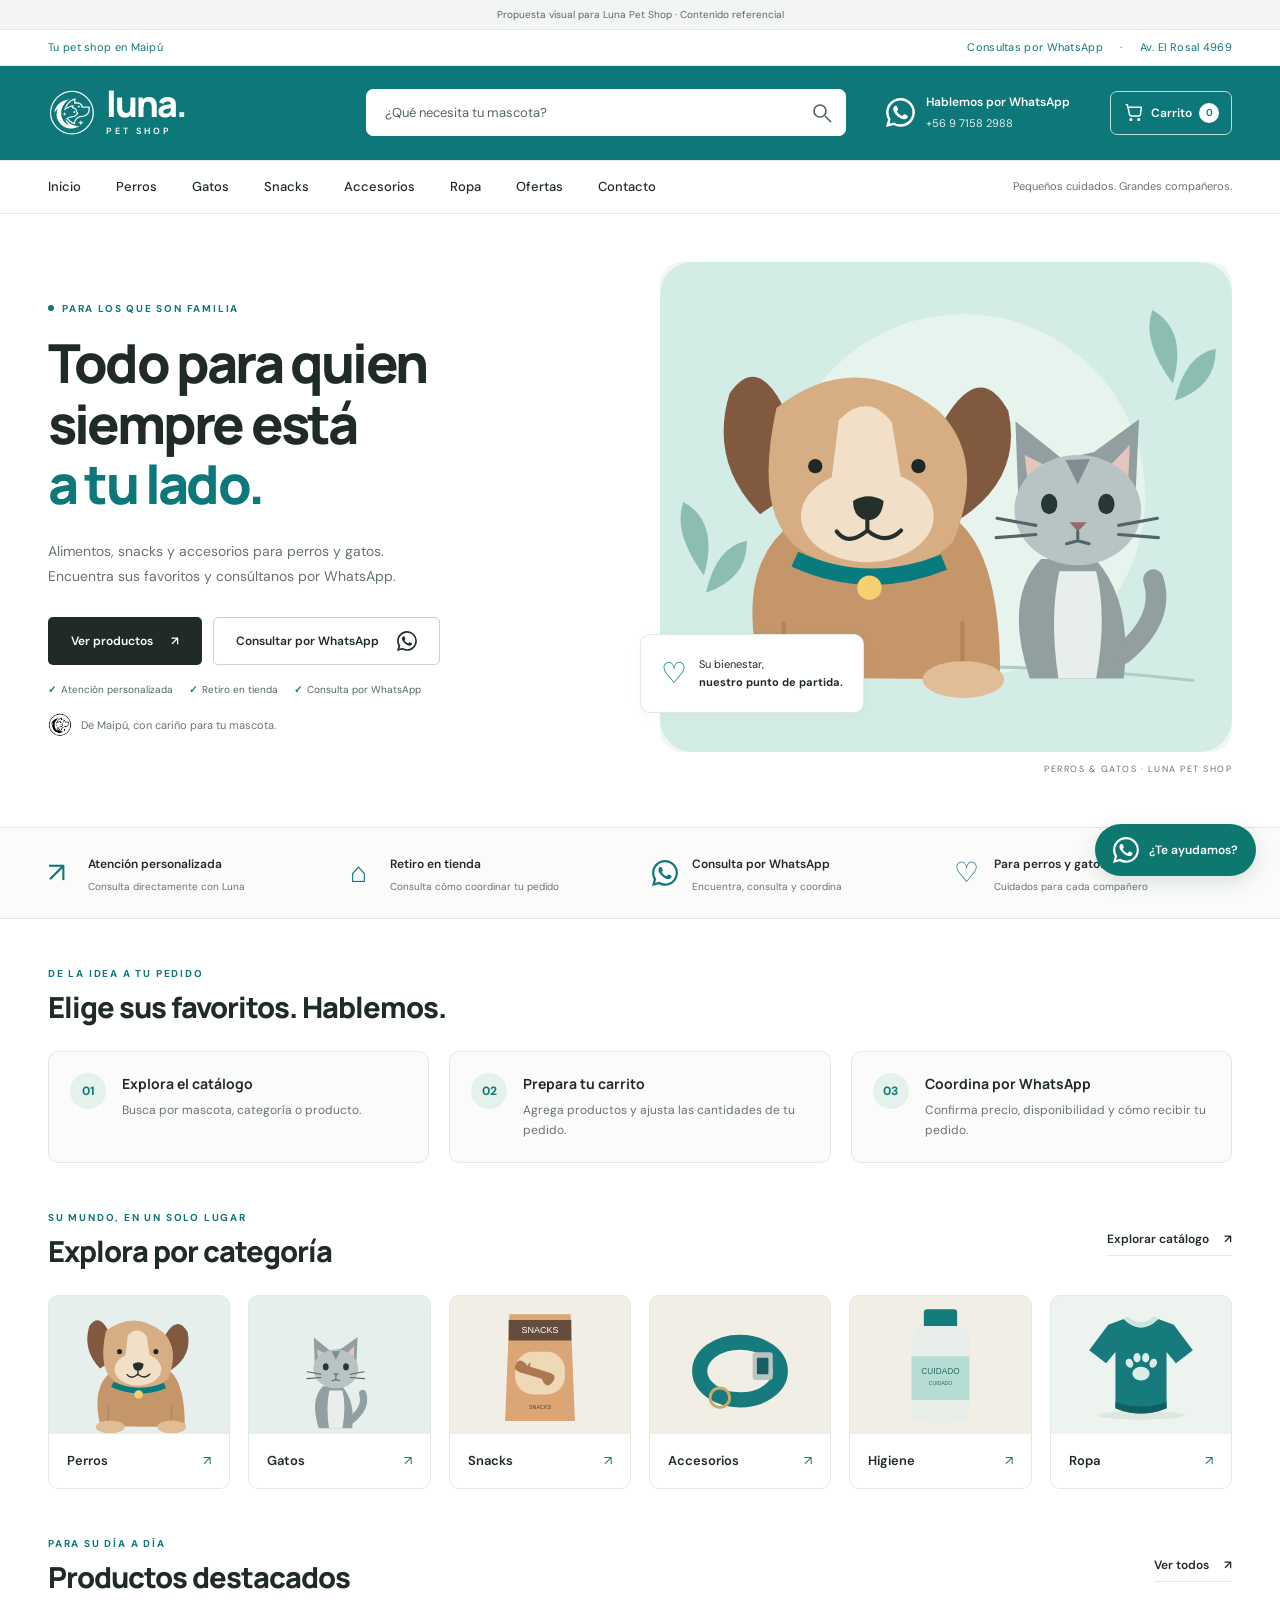
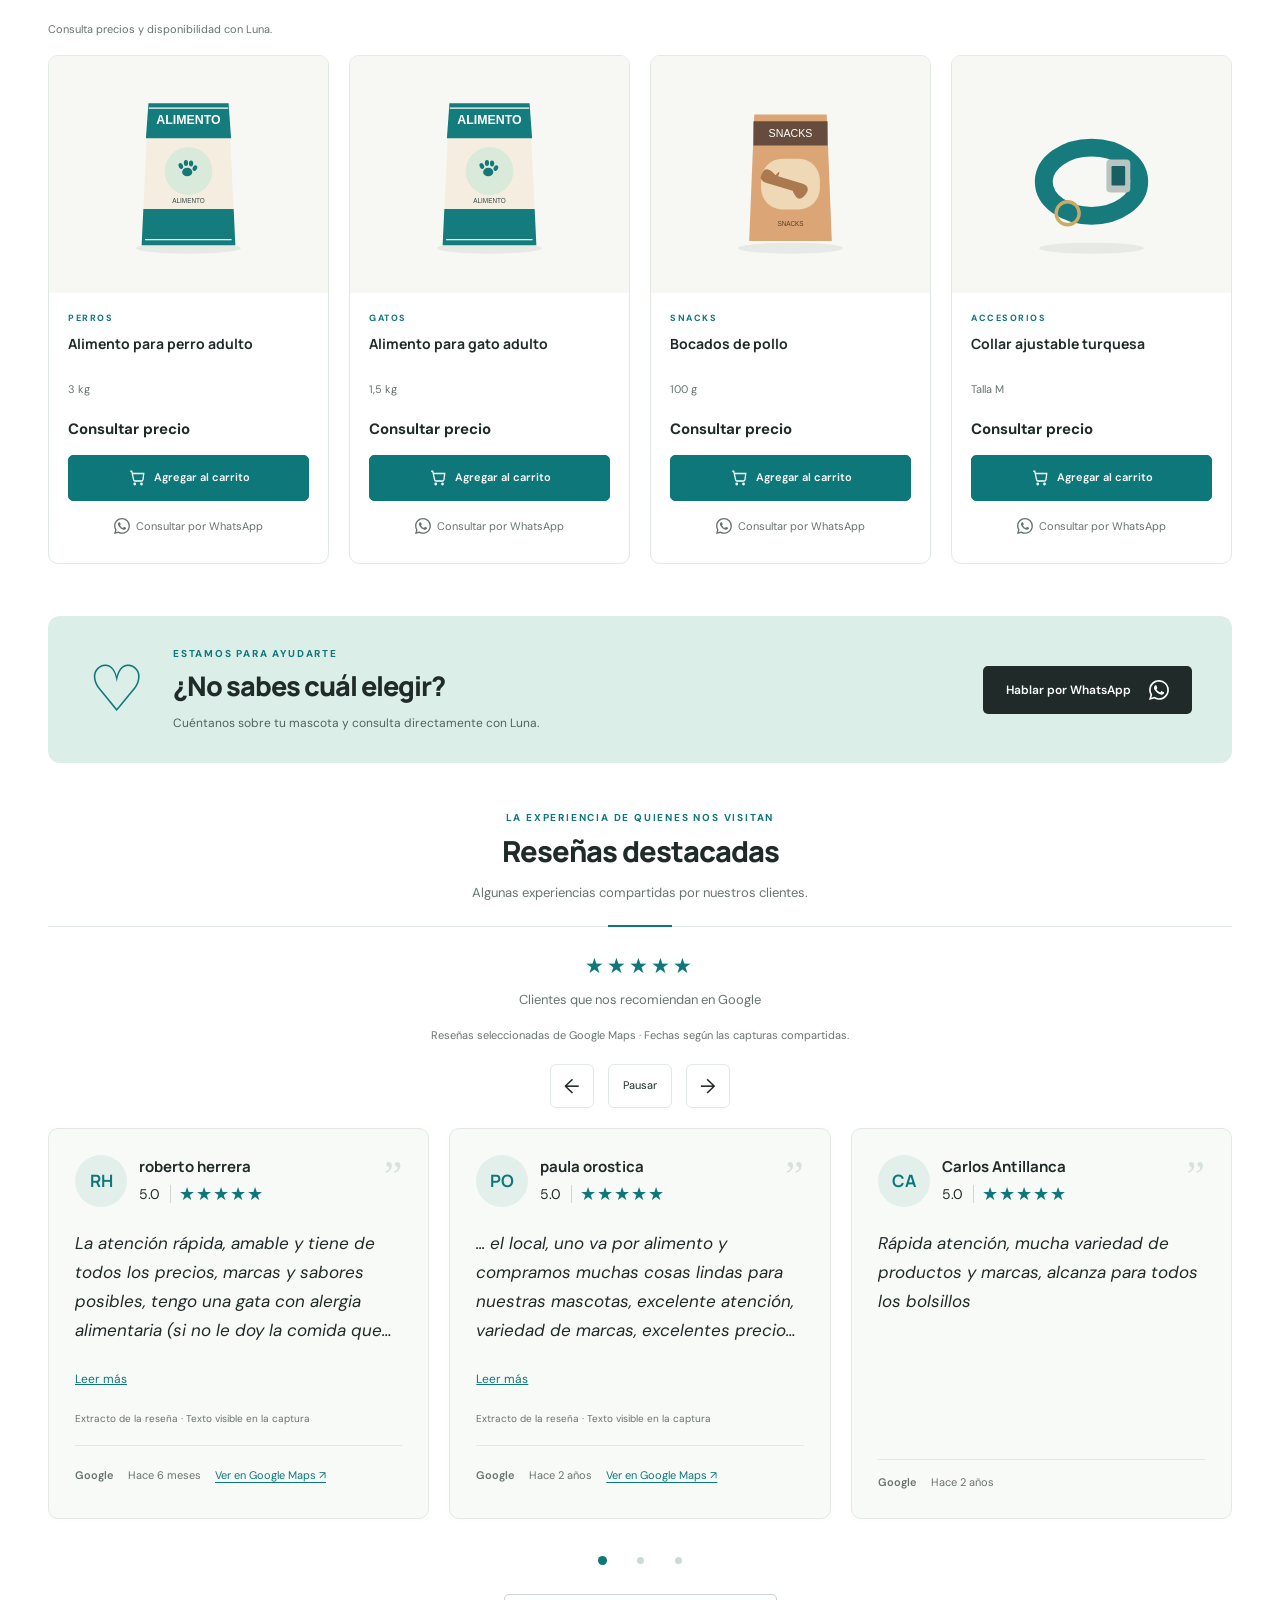
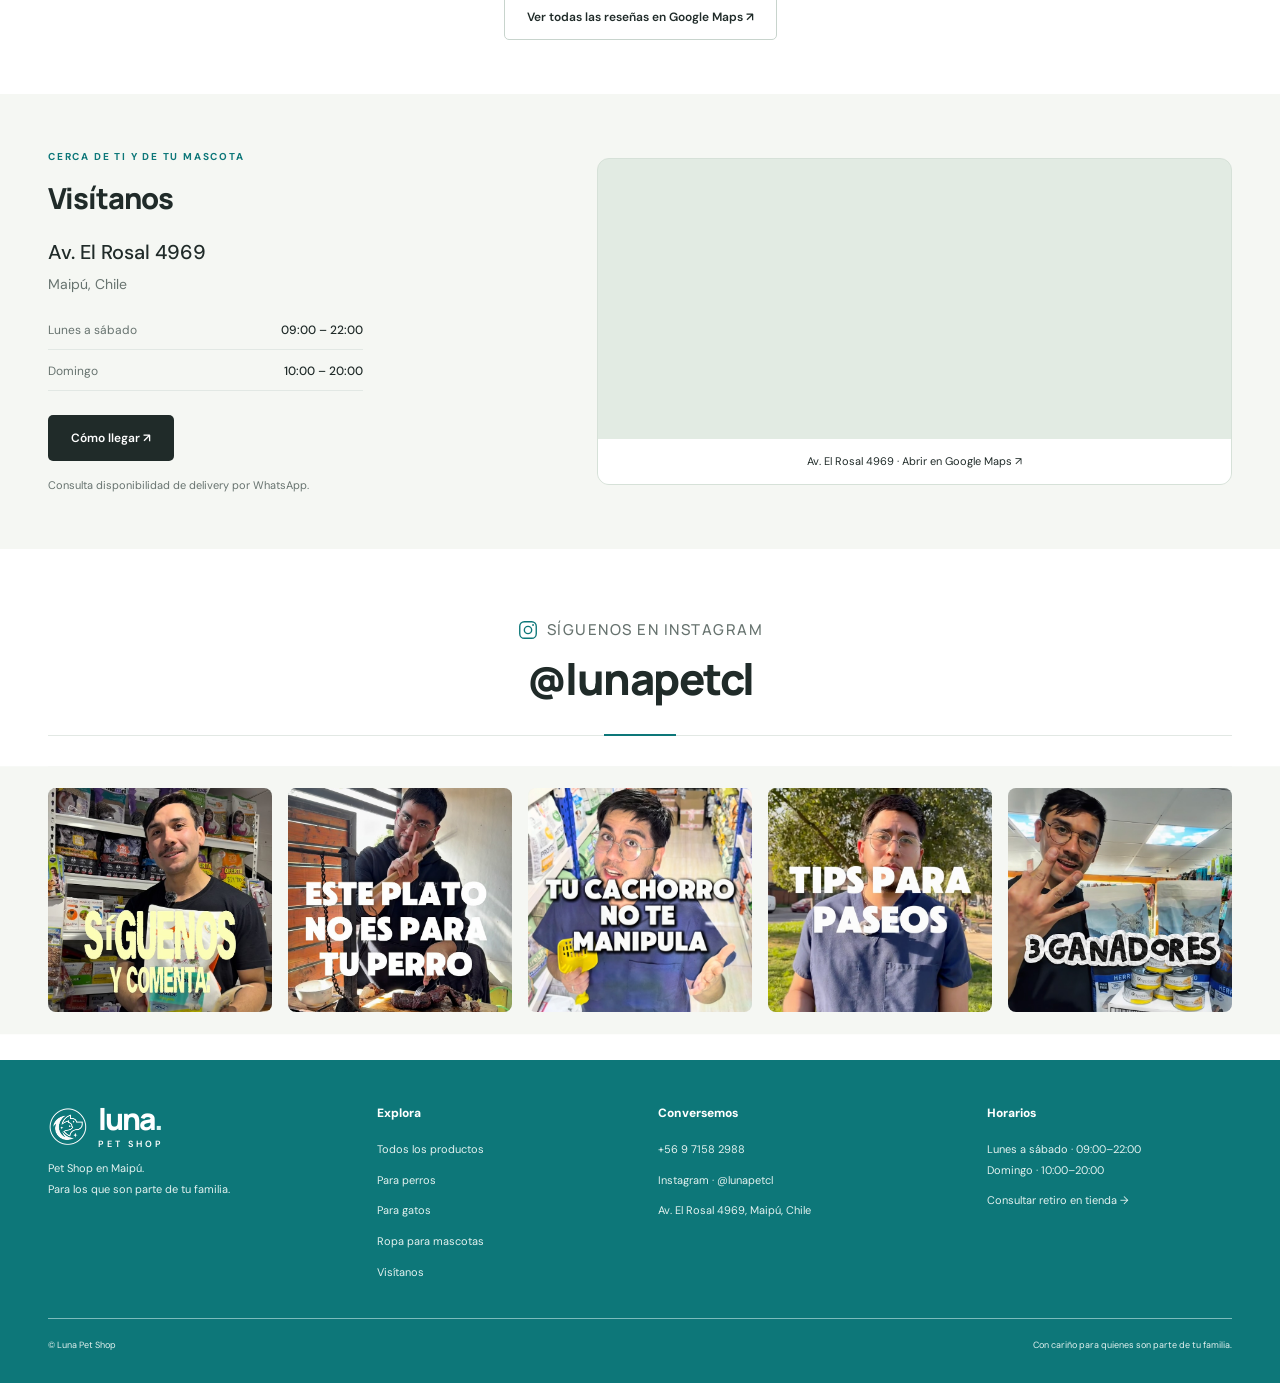
<file: index.html>
<!doctype html>
<html lang="es-CL">
<head>
<meta charset="utf-8">
<meta name="viewport" content="width=device-width, initial-scale=1">
<title>Luna Pet Shop | Todo para tu mascota en Maipú</title>
<meta name="description" content="Demo de Luna Pet Shop en Maipú. Explora alimentos, snacks y accesorios para perros y gatos, y consulta por WhatsApp.">
<meta property="og:title" content="Luna Pet Shop | Todo para tu mascota en Maipú">
<meta property="og:description" content="Demo de Luna Pet Shop en Maipú. Explora alimentos, snacks y accesorios para perros y gatos, y consulta por WhatsApp.">
<meta property="og:type" content="website">
<meta property="og:locale" content="es_CL">
<meta property="og:image" content="img/hero/companeros.svg">
<meta name="theme-color" content="#0d7779">
<link rel="icon" href="img/logo/LOGO_PAGE.png?v=1" type="image/png">
<link href="https://cdn.jsdelivr.net/npm/bootstrap@5.3.3/dist/css/bootstrap.min.css" rel="stylesheet">
<link href="css/style.css" rel="stylesheet">
<link href="css/cart.css" rel="stylesheet">
<script src="js/config.js" defer></script>
<script src="js/productos.js" defer>
</script>
<script src="js/cart.js" defer></script>
<script src="js/main.js" defer>
</script>
<script src="js/resenas-data.js" defer></script>
<script src="js/resenas.js" defer></script>
</head>
<body data-page="home"><a class="skip-link" href="#main">Saltar al contenido</a>
<div class="proposal-bar">Propuesta visual para Luna Pet Shop · Contenido referencial</div>
<header class="site-header">
<div class="topbar">
<div class="shell"><span>Tu pet shop en Maipú</span><span>Consultas por WhatsApp <span class="top-separator">·</span> Av. El Rosal 4969</span>
</div>
</div>
<div class="shell header-main"><a class="logo" href="index.html" aria-label="Luna Pet Shop, inicio"><img src="img/logo/logo.png?v=transparent-1" width="48" height="48" alt=""><span>luna<span class="logo-dot">.</span><small>PET SHOP</small></span></a>
<form id="header-search-form" class="header-search" action="productos.html" role="search"><label class="visually-hidden" for="header-search">Buscar productos</label><input id="header-search" name="q" type="search" placeholder="¿Qué necesita tu mascota?"><button type="submit" aria-label="Buscar"><svg viewBox="0 0 24 24" aria-hidden="true"><circle cx="10" cy="10" r="6"/><path d="m15 15 6 6"/></svg></button>
</form><a class="header-wa" data-whatsapp><svg class="icon-whatsapp" viewBox="0 0 16 16" aria-hidden="true" focusable="false"><path d="M13.601 2.326A7.85 7.85 0 0 0 7.994 0C3.627 0 .068 3.558.064 7.926c0 1.399.366 2.76 1.057 3.965L0 16l4.204-1.102a7.9 7.9 0 0 0 3.79.965h.004c4.368 0 7.926-3.558 7.93-7.93A7.9 7.9 0 0 0 13.6 2.326zM7.994 14.521a6.6 6.6 0 0 1-3.356-.92l-.24-.144-2.494.654.666-2.433-.156-.251a6.56 6.56 0 0 1-1.007-3.505c0-3.626 2.957-6.584 6.591-6.584a6.56 6.56 0 0 1 4.66 1.931 6.56 6.56 0 0 1 1.928 4.66c-.004 3.639-2.961 6.592-6.592 6.592m3.615-4.934c-.197-.099-1.17-.578-1.353-.646-.182-.065-.315-.099-.445.099-.133.197-.513.646-.627.775-.114.133-.232.148-.43.05-.197-.1-.836-.308-1.592-.985-.59-.525-.985-1.175-1.103-1.372-.114-.198-.011-.304.088-.403.087-.088.197-.232.296-.346.1-.114.133-.198.198-.33.065-.134.034-.248-.015-.347-.05-.099-.445-1.076-.612-1.47-.16-.389-.323-.335-.445-.34-.114-.007-.247-.007-.38-.007a.73.73 0 0 0-.529.247c-.182.198-.691.677-.691 1.654s.71 1.916.81 2.049c.098.133 1.394 2.132 3.383 2.992.47.205.84.326 1.129.418.475.152.904.129 1.246.08.38-.058 1.171-.48 1.338-.943.164-.464.164-.86.114-.943-.049-.084-.182-.133-.38-.232"/></svg><span>Hablemos por WhatsApp<small>+56 9 7158 2988</small></span></a>
<button type="button" class="cart-trigger" data-cart-open aria-label="Abrir carrito, 0 unidades" aria-haspopup="dialog" aria-expanded="false" aria-controls="cart-drawer"><svg viewBox="0 0 24 24" aria-hidden="true" focusable="false"><path d="M3 3h2l2.5 11.4a2 2 0 0 0 2 1.6h8.4a2 2 0 0 0 2-1.6L21 6H6"/><circle cx="9" cy="20" r="1"/><circle cx="18" cy="20" r="1"/></svg><span class="cart-trigger-label">Carrito</span><span class="cart-count" data-cart-count aria-hidden="true">0</span></button>
<button id="menu-toggle" class="menu-toggle" aria-label="Abrir menú" aria-expanded="false" aria-controls="main-nav"><span></span><span></span><span></span></button>
</div>
<nav id="main-nav" class="main-nav" aria-label="Navegación principal">
<div class="shell nav-inner"><a href="index.html">Inicio</a><a href="productos.html?categoria=perros">Perros</a><a href="productos.html?categoria=gatos">Gatos</a><a href="productos.html?categoria=snacks">Snacks</a><a href="productos.html?categoria=accesorios">Accesorios</a><a href="productos.html?categoria=ropa">Ropa</a><a href="productos.html?ofertas=true">Ofertas</a><a href="index.html#contacto">Contacto</a><span class="nav-note">Pequeños cuidados. Grandes compañeros.</span>
</div>
</nav>
</header>
<main id="main">
<section class="hero shell">
<div class="hero-copy">
<p class="eyebrow"><span></span> PARA LOS QUE SON FAMILIA</p>
<h1>Todo para quien <br>siempre está <br><em>a tu lado.</em>
</h1>
<p class="hero-description">Alimentos, snacks y accesorios para perros y gatos.<br>Encuentra sus favoritos y consúltanos por WhatsApp.</p>
<div class="hero-actions"><a class="button button-dark" href="productos.html">Ver productos <span aria-hidden="true">↗</span></a><a class="button button-outline" data-whatsapp>Consultar por WhatsApp <svg class="icon-whatsapp" viewBox="0 0 16 16" aria-hidden="true" focusable="false"><path d="M13.601 2.326A7.85 7.85 0 0 0 7.994 0C3.627 0 .068 3.558.064 7.926c0 1.399.366 2.76 1.057 3.965L0 16l4.204-1.102a7.9 7.9 0 0 0 3.79.965h.004c4.368 0 7.926-3.558 7.93-7.93A7.9 7.9 0 0 0 13.6 2.326zM7.994 14.521a6.6 6.6 0 0 1-3.356-.92l-.24-.144-2.494.654.666-2.433-.156-.251a6.56 6.56 0 0 1-1.007-3.505c0-3.626 2.957-6.584 6.591-6.584a6.56 6.56 0 0 1 4.66 1.931 6.56 6.56 0 0 1 1.928 4.66c-.004 3.639-2.961 6.592-6.592 6.592m3.615-4.934c-.197-.099-1.17-.578-1.353-.646-.182-.065-.315-.099-.445.099-.133.197-.513.646-.627.775-.114.133-.232.148-.43.05-.197-.1-.836-.308-1.592-.985-.59-.525-.985-1.175-1.103-1.372-.114-.198-.011-.304.088-.403.087-.088.197-.232.296-.346.1-.114.133-.198.198-.33.065-.134.034-.248-.015-.347-.05-.099-.445-1.076-.612-1.47-.16-.389-.323-.335-.445-.34-.114-.007-.247-.007-.38-.007a.73.73 0 0 0-.529.247c-.182.198-.691.677-.691 1.654s.71 1.916.81 2.049c.098.133 1.394 2.132 3.383 2.992.47.205.84.326 1.129.418.475.152.904.129 1.246.08.38-.058 1.171-.48 1.338-.943.164-.464.164-.86.114-.943-.049-.084-.182-.133-.38-.232"/></svg></a>
</div>
<ul class="hero-trust" aria-label="Atención de Luna Pet Shop">
<li>Atención personalizada</li>
<li>Retiro en tienda</li>
<li>Consulta por WhatsApp</li>
</ul>
<div class="hero-footnote"><img src="img/logo/logo.png?v=transparent-1" width="26" height="26" alt=""><span>De Maipú, con cariño para tu mascota.</span>
</div>
</div>
<div class="hero-visual"><img class="hero-art" src="img/hero/companeros.svg" data-photo-src="" data-fallback="img/hero/companeros.svg" width="560" height="480" alt="Un perro y un gato, compañeros de Luna Pet Shop">
<div class="hero-tag"><span class="tag-paw">♡</span><span>Su bienestar,<br><strong>nuestro punto de partida.</strong></span>
</div><span class="visual-note">PERROS & GATOS · LUNA PET SHOP</span>
</div>
</section>
<section class="benefit-strip">
<div class="shell benefits">
<div><span class="benefit-icon">↗</span>
<p><strong>Atención personalizada</strong><small>Consulta directamente con Luna</small>
</p>
</div>
<div><span class="benefit-icon">⌂</span>
<p><strong>Retiro en tienda</strong><small>Consulta cómo coordinar tu pedido</small>
</p>
</div>
<div><svg class="icon-whatsapp" viewBox="0 0 16 16" aria-hidden="true" focusable="false"><path d="M13.601 2.326A7.85 7.85 0 0 0 7.994 0C3.627 0 .068 3.558.064 7.926c0 1.399.366 2.76 1.057 3.965L0 16l4.204-1.102a7.9 7.9 0 0 0 3.79.965h.004c4.368 0 7.926-3.558 7.93-7.93A7.9 7.9 0 0 0 13.6 2.326zM7.994 14.521a6.6 6.6 0 0 1-3.356-.92l-.24-.144-2.494.654.666-2.433-.156-.251a6.56 6.56 0 0 1-1.007-3.505c0-3.626 2.957-6.584 6.591-6.584a6.56 6.56 0 0 1 4.66 1.931 6.56 6.56 0 0 1 1.928 4.66c-.004 3.639-2.961 6.592-6.592 6.592m3.615-4.934c-.197-.099-1.17-.578-1.353-.646-.182-.065-.315-.099-.445.099-.133.197-.513.646-.627.775-.114.133-.232.148-.43.05-.197-.1-.836-.308-1.592-.985-.59-.525-.985-1.175-1.103-1.372-.114-.198-.011-.304.088-.403.087-.088.197-.232.296-.346.1-.114.133-.198.198-.33.065-.134.034-.248-.015-.347-.05-.099-.445-1.076-.612-1.47-.16-.389-.323-.335-.445-.34-.114-.007-.247-.007-.38-.007a.73.73 0 0 0-.529.247c-.182.198-.691.677-.691 1.654s.71 1.916.81 2.049c.098.133 1.394 2.132 3.383 2.992.47.205.84.326 1.129.418.475.152.904.129 1.246.08.38-.058 1.171-.48 1.338-.943.164-.464.164-.86.114-.943-.049-.084-.182-.133-.38-.232"/></svg>
<p><strong>Consulta por WhatsApp</strong><small>Encuentra, consulta y coordina</small>
</p>
</div>
<div><span class="benefit-icon">♡</span>
<p><strong>Para perros y gatos</strong><small>Cuidados para cada compañero</small>
</p>
</div>
</div>
</section>
<section class="shell section-space consultation-flow" aria-labelledby="flow-title">
<div class="section-heading"><div><p class="eyebrow">DE LA IDEA A TU PEDIDO</p><h2 id="flow-title">Elige sus favoritos. Hablemos.</h2></div></div>
<div class="flow-grid">
<article><span class="flow-number" aria-hidden="true">01</span><div><h3>Explora el catálogo</h3><p>Busca por mascota, categoría o producto.</p></div></article>
<article><span class="flow-number" aria-hidden="true">02</span><div><h3>Prepara tu carrito</h3><p>Agrega productos y ajusta las cantidades de tu pedido.</p></div></article>
<article><span class="flow-number" aria-hidden="true">03</span><div><h3>Coordina por WhatsApp</h3><p>Confirma precio, disponibilidad y cómo recibir tu pedido.</p></div></article>
</div>
</section>
<section class="shell section-space">
<div class="section-heading">
<div>
<p class="eyebrow">SU MUNDO, EN UN SOLO LUGAR</p>
<h2>Explora por categoría</h2>
</div><a class="text-link" href="productos.html">Explorar catálogo <span aria-hidden="true">↗</span></a>
</div>
<div class="category-grid"><a class="category-card" href="productos.html?categoria=perros"><img src="img/categorias/perros.svg" data-photo-src="" data-fallback="img/categorias/perros.svg" alt="Ilustración de perros" width="500" height="500" loading="lazy"><span>Perros<b aria-hidden="true">↗</b></span></a><a class="category-card" href="productos.html?categoria=gatos"><img src="img/categorias/gatos.svg" data-photo-src="" data-fallback="img/categorias/gatos.svg" alt="Ilustración de gatos" width="500" height="500" loading="lazy"><span>Gatos<b aria-hidden="true">↗</b></span></a><a class="category-card" href="productos.html?categoria=snacks"><img src="img/categorias/snacks.svg" data-photo-src="" data-fallback="img/categorias/snacks.svg" alt="Ilustración de snacks" width="500" height="500" loading="lazy"><span>Snacks<b aria-hidden="true">↗</b></span></a><a class="category-card" href="productos.html?categoria=accesorios"><img src="img/categorias/accesorios.svg" data-photo-src="" data-fallback="img/categorias/accesorios.svg" alt="Ilustración de accesorios" width="500" height="500" loading="lazy"><span>Accesorios<b aria-hidden="true">↗</b></span></a><a class="category-card" href="productos.html?categoria=higiene"><img src="img/categorias/higiene.svg" data-photo-src="" data-fallback="img/categorias/higiene.svg" alt="Ilustración de higiene" width="500" height="500" loading="lazy"><span>Higiene<b aria-hidden="true">↗</b></span></a><a class="category-card" href="productos.html?categoria=ropa"><img src="img/categorias/ropa.svg" data-photo-src="" data-fallback="img/categorias/ropa.svg" alt="Ilustración de ropa para mascotas" width="500" height="500" loading="lazy"><span>Ropa<b aria-hidden="true">↗</b></span></a>
</div>
</section>
<section id="productos" class="shell featured section-space">
<div class="section-heading">
<div>
<p class="eyebrow">PARA SU DÍA A DÍA</p>
<h2>Productos destacados</h2>
</div><a class="text-link" href="productos.html">Ver todos <span aria-hidden="true">↗</span></a>
</div>
<p class="demo-note">Consulta precios y disponibilidad con Luna.</p>
<div id="product-grid" class="product-grid">
</div>
<div id="empty-state" class="empty-state" hidden>
<h3>No encontramos productos aquí</h3>
<p>Prueba otra búsqueda o consulta a Luna por WhatsApp.</p><button id="reset-filters" class="button button-dark" type="button">Ver todos los productos</button>
</div>
<noscript>
<p>Activa JavaScript para explorar los productos. También puedes consultar por WhatsApp.</p>
</noscript>
</section>
<section class="shell advice">
<div class="advice-mark" aria-hidden="true">♡</div>
<div>
<p class="eyebrow">ESTAMOS PARA AYUDARTE</p>
<h2>¿No sabes cuál elegir?</h2>
<p>Cuéntanos sobre tu mascota y consulta directamente con Luna.</p>
</div><a class="button button-dark" data-whatsapp="Hola Luna 🐾, quisiera orientación para elegir un producto para mi mascota.">Hablar por WhatsApp <svg class="icon-whatsapp" viewBox="0 0 16 16" aria-hidden="true" focusable="false"><path d="M13.601 2.326A7.85 7.85 0 0 0 7.994 0C3.627 0 .068 3.558.064 7.926c0 1.399.366 2.76 1.057 3.965L0 16l4.204-1.102a7.9 7.9 0 0 0 3.79.965h.004c4.368 0 7.926-3.558 7.93-7.93A7.9 7.9 0 0 0 13.6 2.326zM7.994 14.521a6.6 6.6 0 0 1-3.356-.92l-.24-.144-2.494.654.666-2.433-.156-.251a6.56 6.56 0 0 1-1.007-3.505c0-3.626 2.957-6.584 6.591-6.584a6.56 6.56 0 0 1 4.66 1.931 6.56 6.56 0 0 1 1.928 4.66c-.004 3.639-2.961 6.592-6.592 6.592m3.615-4.934c-.197-.099-1.17-.578-1.353-.646-.182-.065-.315-.099-.445.099-.133.197-.513.646-.627.775-.114.133-.232.148-.43.05-.197-.1-.836-.308-1.592-.985-.59-.525-.985-1.175-1.103-1.372-.114-.198-.011-.304.088-.403.087-.088.197-.232.296-.346.1-.114.133-.198.198-.33.065-.134.034-.248-.015-.347-.05-.099-.445-1.076-.612-1.47-.16-.389-.323-.335-.445-.34-.114-.007-.247-.007-.38-.007a.73.73 0 0 0-.529.247c-.182.198-.691.677-.691 1.654s.71 1.916.81 2.049c.098.133 1.394 2.132 3.383 2.992.47.205.84.326 1.129.418.475.152.904.129 1.246.08.38-.058 1.171-.48 1.338-.943.164-.464.164-.86.114-.943-.049-.084-.182-.133-.38-.232"/></svg></a>
</section>
<section class="shell section-space reviews" id="resenas" aria-labelledby="reviews-title">
<div class="section-heading">
<div><p class="eyebrow">LA EXPERIENCIA DE QUIENES NOS VISITAN</p><h2 id="reviews-title">Reseñas destacadas</h2><p class="reviews-subtitle">Algunas experiencias compartidas por nuestros clientes.</p></div>
</div>
<div class="reviews-summary"><span class="review-stars" aria-hidden="true">★★★★★</span><p id="reviews-recommendation">Clientes que nos recomiendan en Google</p></div>
<p id="reviews-disclosure" class="reviews-status">Reseñas seleccionadas de Google Maps · Fechas según las capturas compartidas.</p>
<div id="reviews-carousel" class="reviews-carousel" role="region" aria-roledescription="carrusel" aria-label="Reseñas destacadas">
<div class="reviews-controls"><button id="review-prev" type="button" aria-label="Reseña anterior" aria-controls="reviews-track">←</button><button id="review-autoplay" type="button" aria-label="Pausar carrusel" aria-pressed="false">Pausar</button><button id="review-next" type="button" aria-label="Siguiente reseña" aria-controls="reviews-track">→</button></div>
<div class="reviews-viewport" tabindex="0" aria-label="Reseñas; usa las flechas izquierda y derecha para navegar"><div id="reviews-track" class="reviews-track"></div></div>
<div class="reviews-pagination" role="group" aria-label="Elegir grupo de reseñas"></div>
<p id="reviews-position" class="visually-hidden" aria-live="off"></p>
</div>
<noscript><p class="reviews-status">Activa JavaScript para recorrer las reseñas seleccionadas o visita la ficha de Google Maps.</p></noscript>
<div class="reviews-actions"><a id="reviews-source" class="button button-outline" href="https://www.google.com/maps/place/Luna+Pet+Shop/data=!4m6!3m5!1s0x9662c3c7f14491bf:0x6c3e3199cd6242b4!8m2!3d-33.4865411!4d-70.7688332!16s%2Fg%2F11h1mkxsmc?hl=es" target="_blank" rel="noopener noreferrer">Ver todas las reseñas en Google Maps ↗</a></div>
</section>
<section id="contacto" class="visit">
<div class="shell visit-grid">
<div>
<p class="eyebrow">CERCA DE TI Y DE TU MASCOTA</p>
<h2>Visítanos</h2>
<p class="address">Av. El Rosal 4969<br><span>Maipú, Chile</span>
</p>
<dl class="hours">
<div>
<dt>Lunes a sábado</dt>
<dd>09:00 – 22:00</dd>
</div>
<div>
<dt>Domingo</dt>
<dd>10:00 – 20:00</dd>
</div>
</dl><a class="button button-dark" href="https://www.google.com/maps/place/Luna+Pet+Shop/data=!4m6!3m5!1s0x9662c3c7f14491bf:0x6c3e3199cd6242b4!8m2!3d-33.4865411!4d-70.7688332!16s%2Fg%2F11h1mkxsmc?hl=es" target="_blank" rel="noopener noreferrer">Cómo llegar ↗</a>
<p class="delivery-note">Consulta disponibilidad de delivery por WhatsApp.</p>
</div>
<div class="map-panel"><iframe title="Mapa: Luna Pet Shop, Av. El Rosal 4969, Maipú" src="https://maps.google.com/maps?q=Luna+Pet+Shop,+Av.+El+Rosal+4969,+Maipu&amp;ll=-33.4865411,-70.7688332&amp;z=17&amp;output=embed" loading="lazy" referrerpolicy="no-referrer-when-downgrade"></iframe><a href="https://www.google.com/maps/place/Luna+Pet+Shop/data=!4m6!3m5!1s0x9662c3c7f14491bf:0x6c3e3199cd6242b4!8m2!3d-33.4865411!4d-70.7688332!16s%2Fg%2F11h1mkxsmc?hl=es" target="_blank" rel="noopener noreferrer">Av. El Rosal 4969 · Abrir en Google Maps ↗</a>
</div>
</div>
</section>
<section class="shell section-space instagram" id="instagram" aria-labelledby="instagram-title">
<div class="instagram-heading">
<div class="instagram-heading-label">
<span class="instagram-heading-icon" aria-hidden="true"><svg viewBox="0 0 24 24"><rect x="3" y="3" width="18" height="18" rx="5"/><circle cx="12" cy="12" r="4"/><circle cx="17.5" cy="6.5" r="1" fill="currentColor" stroke="none"/></svg></span>
<h2 id="instagram-title">SÍGUENOS EN INSTAGRAM</h2>
</div>
<!-- PERFIL: cambia aquí el texto @usuario y el href si el negocio confirma otro perfil. -->
<a class="instagram-profile" href="https://www.instagram.com/lunapetcl/" target="_blank" rel="noopener noreferrer" aria-label="Visitar el perfil de Luna Pet Shop, @lunapetcl, en Instagram (abre una pestaña nueva)">@lunapetcl</a>
</div>
<!-- GALERÍA MANUAL: cada tarjeta tiene su imagen y su URL. Sin sincronización automática. -->
<div class="instagram-grid">
<a class="instagram-card" data-instagram-post="01" href="https://www.instagram.com/reel/Dd2ZZ40sjxN/" target="_blank" rel="noopener noreferrer" aria-label="Ver reel en Instagram: ¿Qué es lo que más amas de tu gatito? (abre una pestaña nueva)">
<img src="img/instagram/reel-Dd2ZZ40sjxN.jpg" data-fallback="img/instagram/reel-placeholder.svg" alt="Portada del reel sobre lo que más amas de tu gatito, de Luna Pet Shop" width="720" height="1280" loading="lazy" decoding="async" style="object-position:50% 30%">
<span class="instagram-overlay" aria-hidden="true"><svg viewBox="0 0 24 24"><rect x="3" y="3" width="18" height="18" rx="5"/><circle cx="12" cy="12" r="4"/><circle cx="17.5" cy="6.5" r="1" fill="currentColor" stroke="none"/></svg><span>VER EN INSTAGRAM</span></span>
<span class="instagram-corner" aria-hidden="true"><svg viewBox="0 0 24 24"><rect x="3" y="3" width="18" height="18" rx="5"/><circle cx="12" cy="12" r="4"/><circle cx="17.5" cy="6.5" r="1" fill="currentColor" stroke="none"/></svg></span>
</a>
<a class="instagram-card" data-instagram-post="02" href="https://www.instagram.com/reel/DdZY3axqyJb/" target="_blank" rel="noopener noreferrer" aria-label="Ver reel en Instagram: Este plato no es para tu perro (abre una pestaña nueva)">
<img src="img/instagram/reel-DdZY3axqyJb.jpg" data-fallback="img/instagram/reel-placeholder.svg" alt="Portada del reel Este plato no es para tu perro, de Luna Pet Shop" width="720" height="1280" loading="lazy" decoding="async" style="object-position:50% 38%">
<span class="instagram-overlay" aria-hidden="true"><svg viewBox="0 0 24 24"><rect x="3" y="3" width="18" height="18" rx="5"/><circle cx="12" cy="12" r="4"/><circle cx="17.5" cy="6.5" r="1" fill="currentColor" stroke="none"/></svg><span>VER EN INSTAGRAM</span></span>
<span class="instagram-corner" aria-hidden="true"><svg viewBox="0 0 24 24"><rect x="3" y="3" width="18" height="18" rx="5"/><circle cx="12" cy="12" r="4"/><circle cx="17.5" cy="6.5" r="1" fill="currentColor" stroke="none"/></svg></span>
</a>
<a class="instagram-card" data-instagram-post="03" href="https://www.instagram.com/reel/DdU__iWsNSP/" target="_blank" rel="noopener noreferrer" aria-label="Ver reel en Instagram: Tu cachorro no te manipula (abre una pestaña nueva)">
<img src="img/instagram/reel-DdU__iWsNSP.jpg" data-fallback="img/instagram/reel-placeholder.svg" alt="Portada del reel Tu cachorro no te manipula, de Luna Pet Shop" width="1206" height="2144" loading="lazy" decoding="async">
<span class="instagram-overlay" aria-hidden="true"><svg viewBox="0 0 24 24"><rect x="3" y="3" width="18" height="18" rx="5"/><circle cx="12" cy="12" r="4"/><circle cx="17.5" cy="6.5" r="1" fill="currentColor" stroke="none"/></svg><span>VER EN INSTAGRAM</span></span>
<span class="instagram-corner" aria-hidden="true"><svg viewBox="0 0 24 24"><rect x="3" y="3" width="18" height="18" rx="5"/><circle cx="12" cy="12" r="4"/><circle cx="17.5" cy="6.5" r="1" fill="currentColor" stroke="none"/></svg></span>
</a>
<a class="instagram-card" data-instagram-post="04" href="https://www.instagram.com/reel/Dc9H0VjKBUZ/" target="_blank" rel="noopener noreferrer" aria-label="Ver reel en Instagram: Tips para paseos (abre una pestaña nueva)">
<img src="img/instagram/reel-Dc9H0VjKBUZ.jpg" data-fallback="img/instagram/reel-placeholder.svg" alt="Portada del reel Tips para paseos, de Luna Pet Shop" width="720" height="1280" loading="lazy" decoding="async">
<span class="instagram-overlay" aria-hidden="true"><svg viewBox="0 0 24 24"><rect x="3" y="3" width="18" height="18" rx="5"/><circle cx="12" cy="12" r="4"/><circle cx="17.5" cy="6.5" r="1" fill="currentColor" stroke="none"/></svg><span>VER EN INSTAGRAM</span></span>
<span class="instagram-corner" aria-hidden="true"><svg viewBox="0 0 24 24"><rect x="3" y="3" width="18" height="18" rx="5"/><circle cx="12" cy="12" r="4"/><circle cx="17.5" cy="6.5" r="1" fill="currentColor" stroke="none"/></svg></span>
</a>
<a class="instagram-card" data-instagram-post="05" href="https://www.instagram.com/reel/Dcw8-PoMH3G/" target="_blank" rel="noopener noreferrer" aria-label="Ver reel en Instagram: 3 ganadores (abre una pestaña nueva)">
<img src="img/instagram/reel-Dcw8-PoMH3G.jpg" data-fallback="img/instagram/reel-placeholder.svg" alt="Portada del reel 3 ganadores, con un integrante de Luna Pet Shop mostrando productos para gatos" width="720" height="1280" loading="lazy" decoding="async" style="object-position:50% 38%">
<span class="instagram-overlay" aria-hidden="true"><svg viewBox="0 0 24 24"><rect x="3" y="3" width="18" height="18" rx="5"/><circle cx="12" cy="12" r="4"/><circle cx="17.5" cy="6.5" r="1" fill="currentColor" stroke="none"/></svg><span>VER EN INSTAGRAM</span></span>
<span class="instagram-corner" aria-hidden="true"><svg viewBox="0 0 24 24"><rect x="3" y="3" width="18" height="18" rx="5"/><circle cx="12" cy="12" r="4"/><circle cx="17.5" cy="6.5" r="1" fill="currentColor" stroke="none"/></svg></span>
</a>
</div>
</section>
</main>
<footer>
<div class="shell footer-grid">
<div><a class="logo" href="index.html" aria-label="Luna Pet Shop, inicio"><img src="img/logo/logo.png?v=transparent-1" width="48" height="48" alt=""><span>luna<span class="logo-dot">.</span><small>PET SHOP</small></span></a>
<p>Pet Shop en Maipú.<br>Para los que son parte de tu familia.</p>
</div>
<div>
<h2>Explora</h2><a href="productos.html">Todos los productos</a><a href="productos.html?categoria=perros">Para perros</a><a href="productos.html?categoria=gatos">Para gatos</a><a href="productos.html?categoria=ropa">Ropa para mascotas</a><a href="index.html#contacto">Visítanos</a>
</div>
<div>
<h2>Conversemos</h2><a data-whatsapp>+56 9 7158 2988</a><a href="https://www.instagram.com/lunapetcl/" target="_blank" rel="noopener noreferrer">Instagram · @lunapetcl</a>
<p>Av. El Rosal 4969, Maipú, Chile</p>
</div>
<div>
<h2>Horarios</h2>
<p>Lunes a sábado · 09:00–22:00<br>Domingo · 10:00–20:00</p><a data-whatsapp="Hola Luna, quisiera consultar si puedo retirar mi pedido en tienda.">Consultar retiro en tienda →</a>
</div>
</div>
<div class="shell footer-bottom"><span>© Luna Pet Shop</span><span>Con cariño para quienes son parte de tu familia.</span>
</div>
</footer><a class="floating-wa" data-whatsapp aria-label="Consultar por WhatsApp"><svg class="icon-whatsapp" viewBox="0 0 16 16" aria-hidden="true" focusable="false"><path d="M13.601 2.326A7.85 7.85 0 0 0 7.994 0C3.627 0 .068 3.558.064 7.926c0 1.399.366 2.76 1.057 3.965L0 16l4.204-1.102a7.9 7.9 0 0 0 3.79.965h.004c4.368 0 7.926-3.558 7.93-7.93A7.9 7.9 0 0 0 13.6 2.326zM7.994 14.521a6.6 6.6 0 0 1-3.356-.92l-.24-.144-2.494.654.666-2.433-.156-.251a6.56 6.56 0 0 1-1.007-3.505c0-3.626 2.957-6.584 6.591-6.584a6.56 6.56 0 0 1 4.66 1.931 6.56 6.56 0 0 1 1.928 4.66c-.004 3.639-2.961 6.592-6.592 6.592m3.615-4.934c-.197-.099-1.17-.578-1.353-.646-.182-.065-.315-.099-.445.099-.133.197-.513.646-.627.775-.114.133-.232.148-.43.05-.197-.1-.836-.308-1.592-.985-.59-.525-.985-1.175-1.103-1.372-.114-.198-.011-.304.088-.403.087-.088.197-.232.296-.346.1-.114.133-.198.198-.33.065-.134.034-.248-.015-.347-.05-.099-.445-1.076-.612-1.47-.16-.389-.323-.335-.445-.34-.114-.007-.247-.007-.38-.007a.73.73 0 0 0-.529.247c-.182.198-.691.677-.691 1.654s.71 1.916.81 2.049c.098.133 1.394 2.132 3.383 2.992.47.205.84.326 1.129.418.475.152.904.129 1.246.08.38-.058 1.171-.48 1.338-.943.164-.464.164-.86.114-.943-.049-.084-.182-.133-.38-.232"/></svg><span>¿Te ayudamos?</span></a>
</body>
</html>
</file>
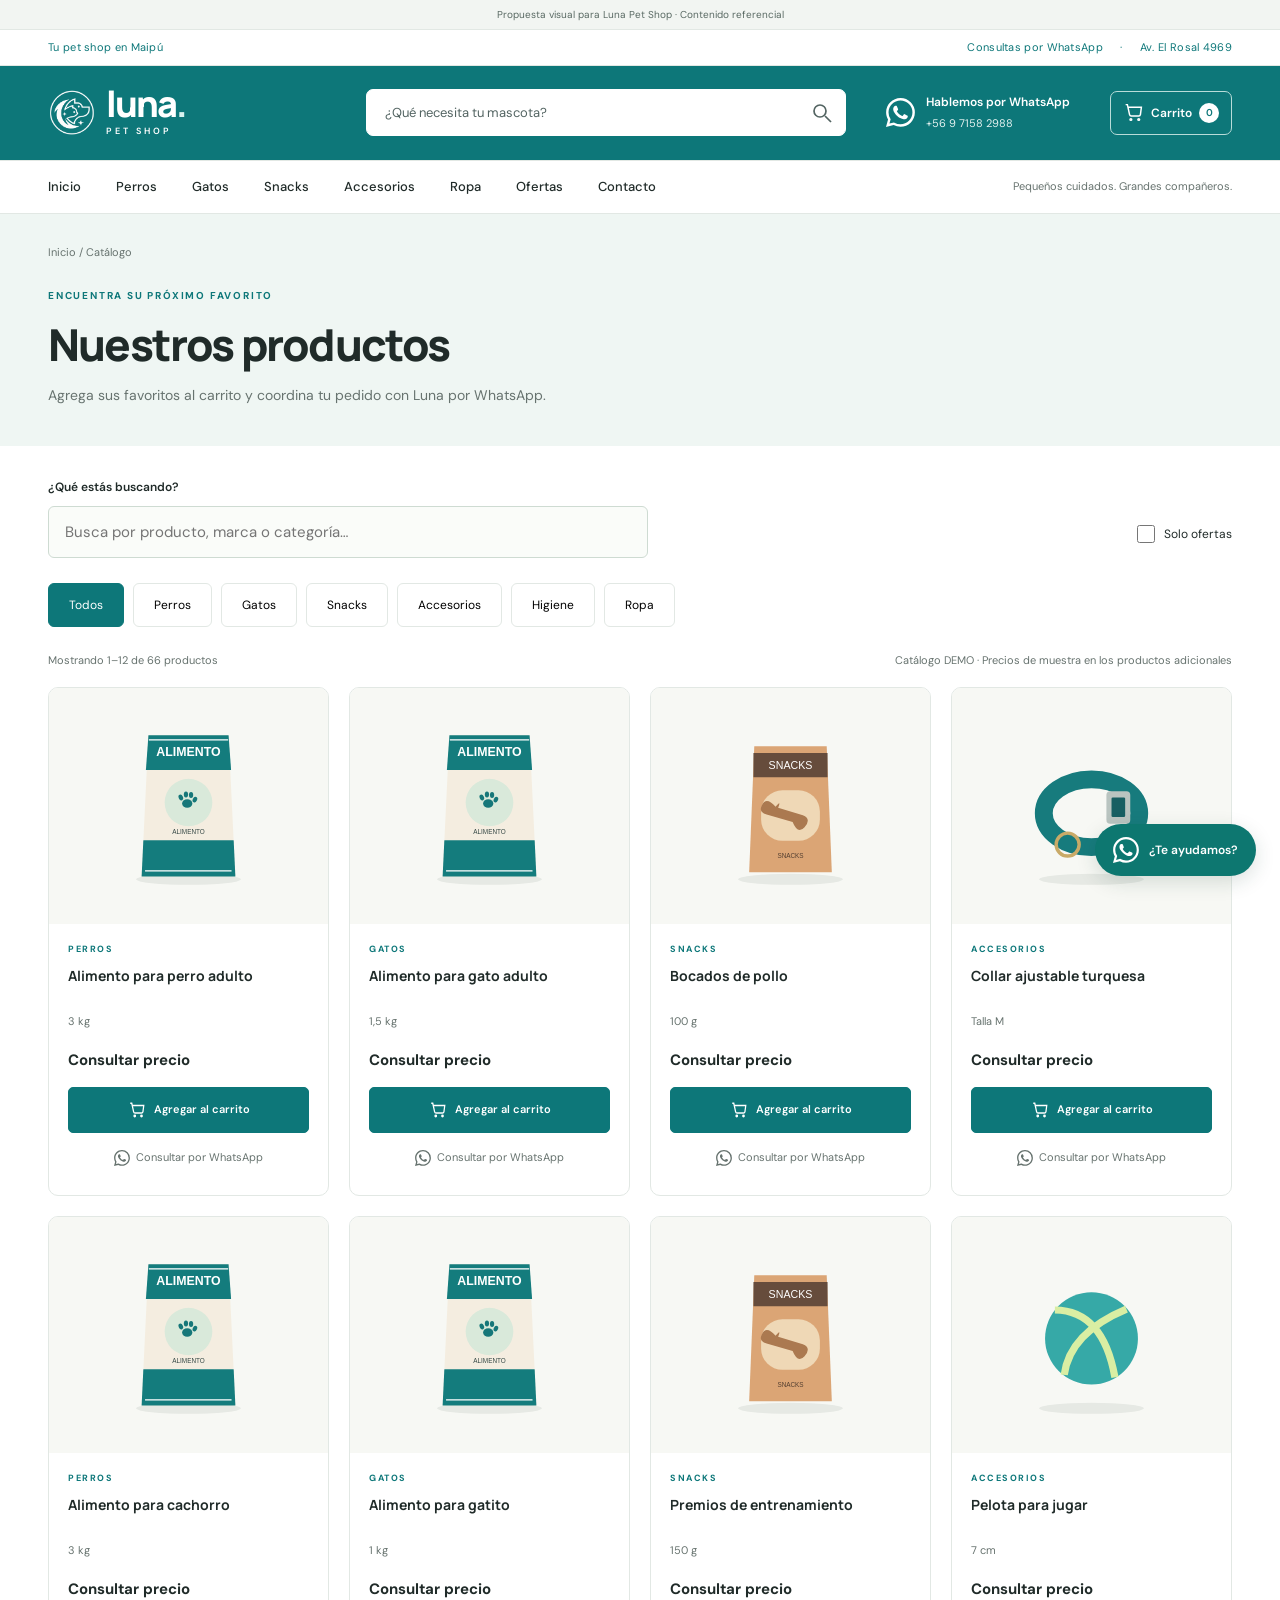
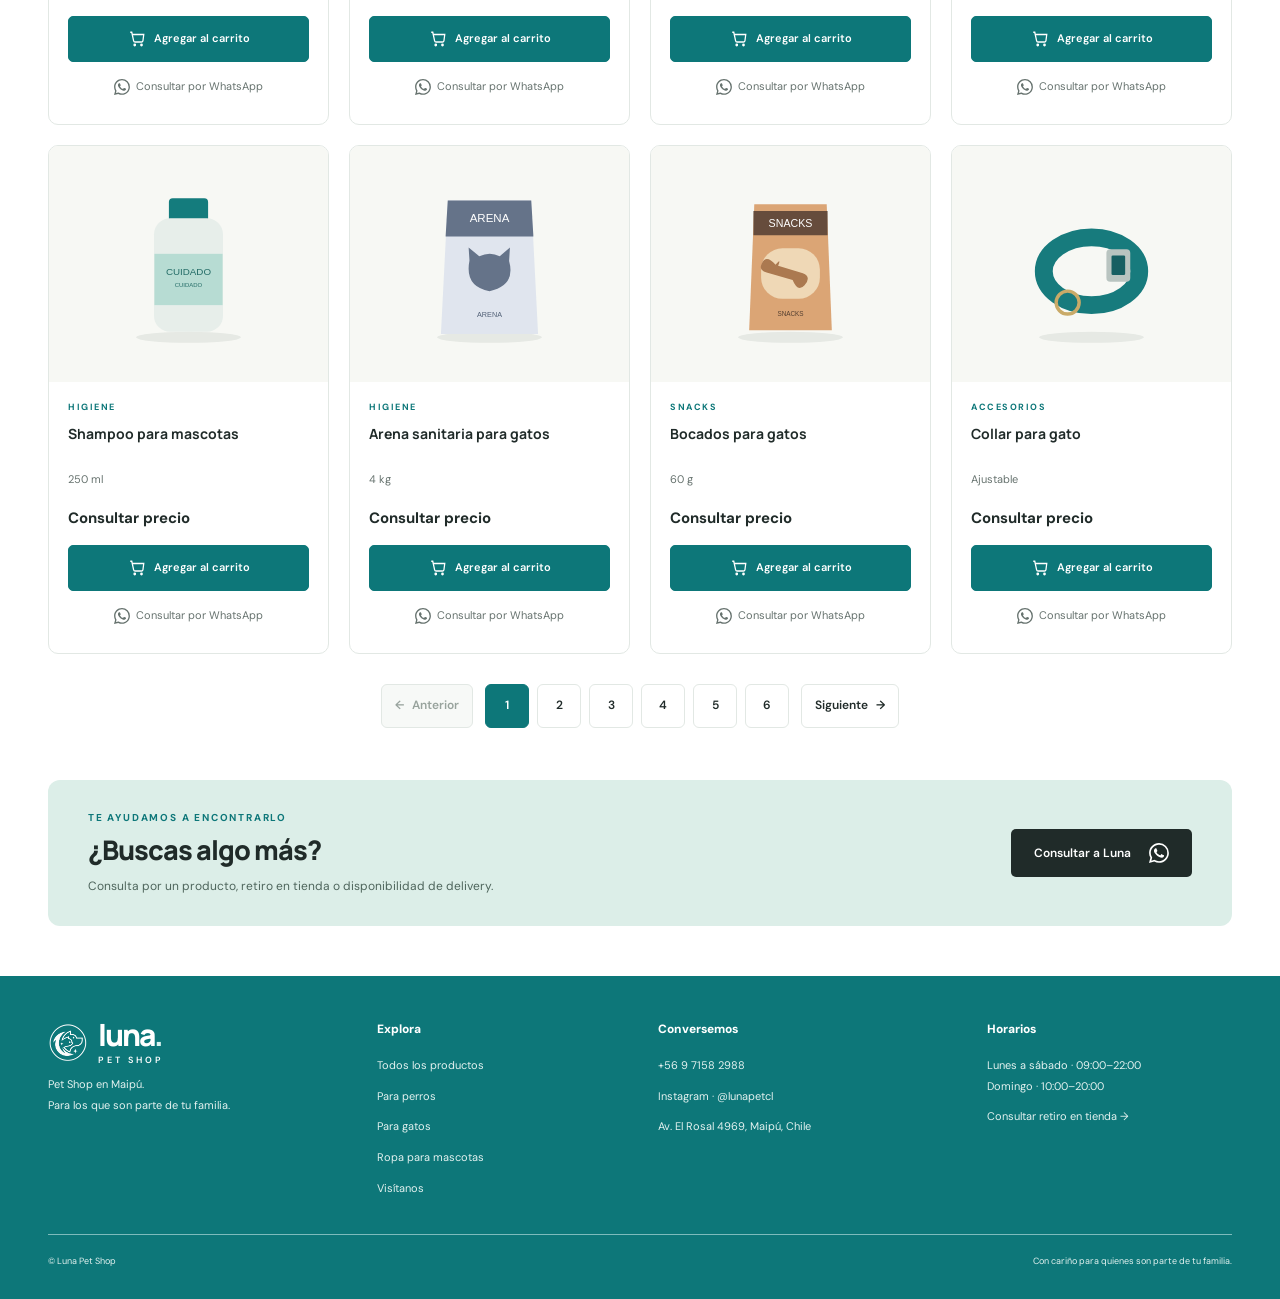
<file: productos.html>
<!doctype html>
<html lang="es-CL">
<head>
<meta charset="utf-8">
<meta name="viewport" content="width=device-width, initial-scale=1">
<title>Nuestros productos | Luna Pet Shop, Maipú</title>
<meta name="description" content="Catálogo DEMO de Luna Pet Shop. Busca alimentos, snacks, accesorios e higiene para mascotas y consulta precio y disponibilidad por WhatsApp.">
<meta property="og:title" content="Nuestros productos | Luna Pet Shop, Maipú">
<meta property="og:description" content="Catálogo DEMO de Luna Pet Shop. Busca alimentos, snacks, accesorios e higiene para mascotas y consulta precio y disponibilidad por WhatsApp.">
<meta property="og:type" content="website">
<meta property="og:locale" content="es_CL">
<meta property="og:image" content="img/hero/companeros.svg">
<meta name="theme-color" content="#0d7779">
<link rel="icon" href="img/logo/LOGO_PAGE.png?v=1" type="image/png">
<link href="https://cdn.jsdelivr.net/npm/bootstrap@5.3.3/dist/css/bootstrap.min.css" rel="stylesheet">
<link href="css/style.css" rel="stylesheet">
<link href="css/cart.css" rel="stylesheet">
<script src="js/config.js" defer></script>
<script src="js/productos.js" defer>
</script>
<script src="js/cart.js" defer></script>
<script src="js/main.js" defer>
</script>
</head>
<body data-page="catalog"><a class="skip-link" href="#main">Saltar al contenido</a>
<div class="proposal-bar">Propuesta visual para Luna Pet Shop · Contenido referencial</div>
<header class="site-header">
<div class="topbar">
<div class="shell"><span>Tu pet shop en Maipú</span><span>Consultas por WhatsApp <span class="top-separator">·</span> Av. El Rosal 4969</span>
</div>
</div>
<div class="shell header-main"><a class="logo" href="index.html" aria-label="Luna Pet Shop, inicio"><img src="img/logo/logo.png?v=transparent-1" width="48" height="48" alt=""><span>luna<span class="logo-dot">.</span><small>PET SHOP</small></span></a>
<form id="header-search-form" class="header-search" action="productos.html" role="search"><label class="visually-hidden" for="header-search">Buscar productos</label><input id="header-search" name="q" type="search" placeholder="¿Qué necesita tu mascota?"><button type="submit" aria-label="Buscar"><svg viewBox="0 0 24 24" aria-hidden="true"><circle cx="10" cy="10" r="6"/><path d="m15 15 6 6"/></svg></button>
</form><a class="header-wa" data-whatsapp><svg class="icon-whatsapp" viewBox="0 0 16 16" aria-hidden="true" focusable="false"><path d="M13.601 2.326A7.85 7.85 0 0 0 7.994 0C3.627 0 .068 3.558.064 7.926c0 1.399.366 2.76 1.057 3.965L0 16l4.204-1.102a7.9 7.9 0 0 0 3.79.965h.004c4.368 0 7.926-3.558 7.93-7.93A7.9 7.9 0 0 0 13.6 2.326zM7.994 14.521a6.6 6.6 0 0 1-3.356-.92l-.24-.144-2.494.654.666-2.433-.156-.251a6.56 6.56 0 0 1-1.007-3.505c0-3.626 2.957-6.584 6.591-6.584a6.56 6.56 0 0 1 4.66 1.931 6.56 6.56 0 0 1 1.928 4.66c-.004 3.639-2.961 6.592-6.592 6.592m3.615-4.934c-.197-.099-1.17-.578-1.353-.646-.182-.065-.315-.099-.445.099-.133.197-.513.646-.627.775-.114.133-.232.148-.43.05-.197-.1-.836-.308-1.592-.985-.59-.525-.985-1.175-1.103-1.372-.114-.198-.011-.304.088-.403.087-.088.197-.232.296-.346.1-.114.133-.198.198-.33.065-.134.034-.248-.015-.347-.05-.099-.445-1.076-.612-1.47-.16-.389-.323-.335-.445-.34-.114-.007-.247-.007-.38-.007a.73.73 0 0 0-.529.247c-.182.198-.691.677-.691 1.654s.71 1.916.81 2.049c.098.133 1.394 2.132 3.383 2.992.47.205.84.326 1.129.418.475.152.904.129 1.246.08.38-.058 1.171-.48 1.338-.943.164-.464.164-.86.114-.943-.049-.084-.182-.133-.38-.232"/></svg><span>Hablemos por WhatsApp<small>+56 9 7158 2988</small></span></a>
<button type="button" class="cart-trigger" data-cart-open aria-label="Abrir carrito, 0 unidades" aria-haspopup="dialog" aria-expanded="false" aria-controls="cart-drawer"><svg viewBox="0 0 24 24" aria-hidden="true" focusable="false"><path d="M3 3h2l2.5 11.4a2 2 0 0 0 2 1.6h8.4a2 2 0 0 0 2-1.6L21 6H6"/><circle cx="9" cy="20" r="1"/><circle cx="18" cy="20" r="1"/></svg><span class="cart-trigger-label">Carrito</span><span class="cart-count" data-cart-count aria-hidden="true">0</span></button>
<button id="menu-toggle" class="menu-toggle" aria-label="Abrir menú" aria-expanded="false" aria-controls="main-nav"><span></span><span></span><span></span></button>
</div>
<nav id="main-nav" class="main-nav" aria-label="Navegación principal">
<div class="shell nav-inner"><a href="index.html">Inicio</a><a href="productos.html?categoria=perros">Perros</a><a href="productos.html?categoria=gatos">Gatos</a><a href="productos.html?categoria=snacks">Snacks</a><a href="productos.html?categoria=accesorios">Accesorios</a><a href="productos.html?categoria=ropa">Ropa</a><a href="productos.html?ofertas=true">Ofertas</a><a href="index.html#contacto">Contacto</a><span class="nav-note">Pequeños cuidados. Grandes compañeros.</span>
</div>
</nav>
</header>
<main id="main">
<section class="catalog-intro">
<div class="shell">
<p class="breadcrumb-line"><a href="index.html">Inicio</a> / Catálogo</p>
<p class="eyebrow">ENCUENTRA SU PRÓXIMO FAVORITO</p>
<h1>Nuestros productos</h1>
<p>Agrega sus favoritos al carrito y coordina tu pedido con Luna por WhatsApp.</p>
</div>
</section>
<section id="catalog" class="shell catalog-section" tabindex="-1" aria-label="Catálogo de productos">
<div class="catalog-toolbar">
<div class="catalog-search"><label for="catalog-search">¿Qué estás buscando?</label><input id="catalog-search" type="search" placeholder="Busca por producto, marca o categoría…">
</div><label class="offers-toggle"><input id="offers-filter" type="checkbox"> Solo ofertas</label>
</div>
<div class="filter-list" role="group" aria-label="Filtrar por categoría"><button type="button" data-category="todos" aria-pressed="false">Todos</button><button type="button" data-category="perros" aria-pressed="false">Perros</button><button type="button" data-category="gatos" aria-pressed="false">Gatos</button><button type="button" data-category="snacks" aria-pressed="false">Snacks</button><button type="button" data-category="accesorios" aria-pressed="false">Accesorios</button><button type="button" data-category="higiene" aria-pressed="false">Higiene</button><button type="button" data-category="ropa" aria-pressed="false">Ropa</button>
</div>
<div class="catalog-meta">
<p id="result-count" role="status" aria-live="polite">
</p>
<p>Catálogo DEMO · Precios de muestra en los productos adicionales</p>
</div>
<div id="product-grid" class="product-grid">
</div>
<nav id="catalog-pagination" class="catalog-pagination" aria-label="Páginas del catálogo" hidden></nav>
<div id="empty-state" class="empty-state" hidden>
<h3>No encontramos productos aquí</h3>
<p>Prueba otra búsqueda o consulta a Luna por WhatsApp.</p><button id="reset-filters" class="button button-dark" type="button">Ver todos los productos</button>
</div>
<noscript>
<p>Activa JavaScript para usar el catálogo. <a href="https://wa.me/56971582988" target="_blank" rel="noopener noreferrer">Consulta a Luna por WhatsApp</a>.</p>
</noscript>
</section>
<section class="shell advice catalog-advice">
<div>
<p class="eyebrow">TE AYUDAMOS A ENCONTRARLO</p>
<h2>¿Buscas algo más?</h2>
<p>Consulta por un producto, retiro en tienda o disponibilidad de delivery.</p>
</div><a class="button button-dark" data-whatsapp>Consultar a Luna <svg class="icon-whatsapp" viewBox="0 0 16 16" aria-hidden="true" focusable="false"><path d="M13.601 2.326A7.85 7.85 0 0 0 7.994 0C3.627 0 .068 3.558.064 7.926c0 1.399.366 2.76 1.057 3.965L0 16l4.204-1.102a7.9 7.9 0 0 0 3.79.965h.004c4.368 0 7.926-3.558 7.93-7.93A7.9 7.9 0 0 0 13.6 2.326zM7.994 14.521a6.6 6.6 0 0 1-3.356-.92l-.24-.144-2.494.654.666-2.433-.156-.251a6.56 6.56 0 0 1-1.007-3.505c0-3.626 2.957-6.584 6.591-6.584a6.56 6.56 0 0 1 4.66 1.931 6.56 6.56 0 0 1 1.928 4.66c-.004 3.639-2.961 6.592-6.592 6.592m3.615-4.934c-.197-.099-1.17-.578-1.353-.646-.182-.065-.315-.099-.445.099-.133.197-.513.646-.627.775-.114.133-.232.148-.43.05-.197-.1-.836-.308-1.592-.985-.59-.525-.985-1.175-1.103-1.372-.114-.198-.011-.304.088-.403.087-.088.197-.232.296-.346.1-.114.133-.198.198-.33.065-.134.034-.248-.015-.347-.05-.099-.445-1.076-.612-1.47-.16-.389-.323-.335-.445-.34-.114-.007-.247-.007-.38-.007a.73.73 0 0 0-.529.247c-.182.198-.691.677-.691 1.654s.71 1.916.81 2.049c.098.133 1.394 2.132 3.383 2.992.47.205.84.326 1.129.418.475.152.904.129 1.246.08.38-.058 1.171-.48 1.338-.943.164-.464.164-.86.114-.943-.049-.084-.182-.133-.38-.232"/></svg></a>
</section>
</main>
<footer>
<div class="shell footer-grid">
<div><a class="logo" href="index.html" aria-label="Luna Pet Shop, inicio"><img src="img/logo/logo.png?v=transparent-1" width="48" height="48" alt=""><span>luna<span class="logo-dot">.</span><small>PET SHOP</small></span></a>
<p>Pet Shop en Maipú.<br>Para los que son parte de tu familia.</p>
</div>
<div>
<h2>Explora</h2><a href="productos.html">Todos los productos</a><a href="productos.html?categoria=perros">Para perros</a><a href="productos.html?categoria=gatos">Para gatos</a><a href="productos.html?categoria=ropa">Ropa para mascotas</a><a href="index.html#contacto">Visítanos</a>
</div>
<div>
<h2>Conversemos</h2><a data-whatsapp>+56 9 7158 2988</a><a href="https://www.instagram.com/lunapetcl/" target="_blank" rel="noopener noreferrer">Instagram · @lunapetcl</a>
<p>Av. El Rosal 4969, Maipú, Chile</p>
</div>
<div>
<h2>Horarios</h2>
<p>Lunes a sábado · 09:00–22:00<br>Domingo · 10:00–20:00</p><a data-whatsapp="Hola Luna, quisiera consultar si puedo retirar mi pedido en tienda.">Consultar retiro en tienda →</a>
</div>
</div>
<div class="shell footer-bottom"><span>© Luna Pet Shop</span><span>Con cariño para quienes son parte de tu familia.</span>
</div>
</footer><a class="floating-wa" data-whatsapp aria-label="Consultar por WhatsApp"><svg class="icon-whatsapp" viewBox="0 0 16 16" aria-hidden="true" focusable="false"><path d="M13.601 2.326A7.85 7.85 0 0 0 7.994 0C3.627 0 .068 3.558.064 7.926c0 1.399.366 2.76 1.057 3.965L0 16l4.204-1.102a7.9 7.9 0 0 0 3.79.965h.004c4.368 0 7.926-3.558 7.93-7.93A7.9 7.9 0 0 0 13.6 2.326zM7.994 14.521a6.6 6.6 0 0 1-3.356-.92l-.24-.144-2.494.654.666-2.433-.156-.251a6.56 6.56 0 0 1-1.007-3.505c0-3.626 2.957-6.584 6.591-6.584a6.56 6.56 0 0 1 4.66 1.931 6.56 6.56 0 0 1 1.928 4.66c-.004 3.639-2.961 6.592-6.592 6.592m3.615-4.934c-.197-.099-1.17-.578-1.353-.646-.182-.065-.315-.099-.445.099-.133.197-.513.646-.627.775-.114.133-.232.148-.43.05-.197-.1-.836-.308-1.592-.985-.59-.525-.985-1.175-1.103-1.372-.114-.198-.011-.304.088-.403.087-.088.197-.232.296-.346.1-.114.133-.198.198-.33.065-.134.034-.248-.015-.347-.05-.099-.445-1.076-.612-1.47-.16-.389-.323-.335-.445-.34-.114-.007-.247-.007-.38-.007a.73.73 0 0 0-.529.247c-.182.198-.691.677-.691 1.654s.71 1.916.81 2.049c.098.133 1.394 2.132 3.383 2.992.47.205.84.326 1.129.418.475.152.904.129 1.246.08.38-.058 1.171-.48 1.338-.943.164-.464.164-.86.114-.943-.049-.084-.182-.133-.38-.232"/></svg><span>¿Te ayudamos?</span></a>
</body>
</html>
</file>
<file: css/style.css>
@import url('https://fonts.googleapis.com/css2?family=DM+Sans:wght@400;500;600;700&family=Manrope:wght@400;500;600;700;800&display=swap');
:root{--luna-primary:#0d7779;--luna-dark:#202b29;--luna-light:#eff6f3;--luna-muted:#67736f;--luna-border:#e2e8e4;--luna-white:#fff}

*{box-sizing:border-box}
body{margin:0;color:var(--luna-dark);font-family:'DM Sans',Arial,sans-serif;font-size:15px;background:#fff}
h1,h2,h3,p{margin:0}
h1,h2,h3,.logo{font-family:Manrope,Arial,sans-serif}
a{color:inherit;text-decoration:none}
button,input{font:inherit}
button,a,input{touch-action:manipulation}
button{cursor:pointer}
img{max-width:100%;height:auto}
svg{width:24px;height:24px;fill:none;stroke:currentColor;stroke-width:1.7;flex-shrink:0}
.icon-whatsapp{display:block;fill:currentColor;stroke:none;flex-shrink:0}
a,button{transition:background .18s,color .18s,transform .18s,border-color .18s}
a:focus-visible,button:focus-visible,input:focus-visible{outline:3px solid #167f81;outline-offset:4px}
a:hover{color:var(--luna-primary)}
.shell{width:min(1240px,calc(100% - 96px));margin-inline:auto}
.site-header{background:var(--luna-primary)}
.topbar{background:var(--luna-white);color:var(--luna-primary);font-size:11px;letter-spacing:.3px;padding:9px 0;border-bottom:1px solid var(--luna-border)}
.topbar .shell{display:flex;justify-content:space-between}
.top-separator{padding:0 14px}
.header-main{display:flex;align-items:center;gap:40px;padding-block:23px;color:var(--luna-white)}
.logo{display:flex;align-items:center;gap:10px;flex-shrink:0}
.logo img,.hero-footnote img{display:block;aspect-ratio:1;object-fit:contain;background:transparent;flex-shrink:0}
.hero-footnote img{filter:brightness(0)}
.logo>span{font-size:36px;line-height:.85;font-weight:800;letter-spacing:-2px}
.logo-dot{color:var(--luna-primary)}
.logo small{display:block;font-family:'DM Sans',Arial,sans-serif;font-size:9px;letter-spacing:3px;font-weight:600;margin-top:9px}
.header-search{margin-left:auto;max-width:480px;flex:1;position:relative}
.header-search input{width:100%;border:1px solid var(--luna-border);border-radius:7px;background:#f7f9f7;padding:13px 48px 13px 18px;font-size:13px}
.header-search button{position:absolute;right:3px;top:3px;border:0;background:none;width:42px;height:42px;color:var(--luna-muted)}
.header-wa{display:flex;align-items:center;gap:11px;font-size:12px;font-weight:600}
.header-wa svg{color:var(--luna-primary);width:29px;height:29px}
.header-wa small{display:block;font-size:11px;color:var(--luna-muted);margin-top:4px;font-weight:400}
.site-header .logo-dot{color:#d8f3f0}
.site-header .header-main a:hover{color:var(--luna-white)}
.site-header .header-search input{background:var(--luna-white);color:var(--luna-dark);border-color:var(--luna-white)}
.site-header .header-search input::placeholder{color:#536462;opacity:1}
.site-header .header-search button{color:#536462;border-radius:4px}
.site-header .header-search button:hover{background:var(--luna-light);color:var(--luna-primary)}
.site-header .header-wa svg{color:var(--luna-white)}
.site-header .header-wa small{color:#e4f2f0}
.site-header .header-wa:hover>span{text-decoration:underline;text-underline-offset:4px}
.site-header .header-main :is(a,button,input):focus-visible{outline-color:var(--luna-white)}
.site-header .header-search button:focus-visible{outline-color:var(--luna-primary);outline-offset:0}
.site-header .menu-toggle{background:transparent;border-color:#b8dcd9}
.site-header .menu-toggle span{background:var(--luna-white)}
.main-nav{border-block:1px solid var(--luna-border);background:var(--luna-white);color:var(--luna-dark)}
.nav-inner{display:flex;align-items:center;gap:35px;min-height:52px;font-size:13px;font-weight:500}
.nav-inner a{padding-block:16px}
.nav-note{margin-left:auto;font-size:11px;color:var(--luna-muted);font-weight:400}
.menu-toggle{display:none}
.hero{display:grid;grid-template-columns:1fr 1fr;gap:40px;align-items:center;padding-block:48px 50px}
.eyebrow{font-size:10px;letter-spacing:1.8px;font-weight:700;color:var(--luna-primary);margin-bottom:17px}
.hero .eyebrow{display:flex;align-items:center;gap:8px}
.eyebrow>span{width:6px;height:6px;border-radius:50%;background:var(--luna-primary)}
h1{font-size:clamp(38px,4.2vw,61px);line-height:1.13;letter-spacing:-2.8px;font-weight:800}
.hero h1 em{color:var(--luna-primary);font-style:normal}
.hero-description{line-height:1.8;color:var(--luna-muted);font-size:14px;margin-top:24px}
.hero-actions{display:flex;gap:11px;margin-top:28px}
.button{display:inline-flex;align-items:center;justify-content:center;gap:18px;min-height:46px;padding:13px 22px;border:1px solid transparent;border-radius:5px;font-size:12px;font-weight:600;white-space:normal}
.button svg{width:20px;height:20px}
.button-dark{background:var(--luna-dark);color:#fff}
.button-dark:hover{background:var(--luna-primary);color:white}
.button-outline{border-color:#c8d4cd;background:transparent}
.button-outline:hover{background:var(--luna-light);border-color:var(--luna-primary)}
.hero-footnote{display:flex;align-items:center;gap:9px;margin-top:16px;font-size:11px;color:var(--luna-muted)}
.hero-footnote img{width:24px}
.hero-visual{position:relative;padding-bottom:25px}
.hero-art{display:block;width:100%;aspect-ratio:7/6;object-fit:cover;border-radius:22px;background:var(--luna-light)}
.hero-tag{position:absolute;bottom:64px;left:-20px;padding:15px 20px;background:#fff;border:1px solid var(--luna-border);border-radius:10px;display:flex;gap:12px;align-items:center;font-size:11px;line-height:1.6;box-shadow:0 4px 16px #20362b08}
.tag-paw{font-size:29px;color:var(--luna-primary)}
.visual-note{position:absolute;bottom:0;right:0;font-size:9px;letter-spacing:1.5px;color:var(--luna-muted)}
.benefit-strip{border-block:1px solid var(--luna-border);background:#fbfcfa}
.benefits{display:grid;grid-template-columns:repeat(4,1fr);padding-block:24px;gap:24px}
.benefits>div{display:flex;align-items:center;gap:14px}
.benefits svg,.benefit-icon{color:var(--luna-primary);font-size:28px;min-width:26px}
.benefits .icon-whatsapp{width:26px;height:26px}
.benefits strong{font-size:12px;font-weight:600}
.benefits small{display:block;color:var(--luna-muted);font-size:10px;margin-top:5px}
.section-space{padding-block:47px 0}
.section-heading{display:flex;align-items:center;justify-content:space-between;gap:20px;margin-bottom:26px}
.section-heading .eyebrow{margin-bottom:9px}
h2{font-size:29px;font-weight:800;letter-spacing:-1px}
.text-link{font-size:12px;font-weight:600;border-bottom:1px solid var(--luna-border);padding-block:7px}
.text-link span{margin-left:12px}
.category-grid{display:grid;grid-template-columns:repeat(6,minmax(0,1fr));gap:18px}
.category-card{transition:transform .25s,border-color .25s;border:1px solid var(--luna-border);border-radius:10px;overflow:hidden;background:#f8faf7}
.category-card img{display:block;width:100%;aspect-ratio:1.3;object-fit:cover;transition:transform .25s}
.category-card span{display:flex;justify-content:space-between;padding:17px 18px;font-size:13px;font-weight:600;background:white}
.category-card b{font-weight:400;color:var(--luna-primary)}
.category-card:hover{transform:translateY(-3px);border-color:#a0c9bf}
.category-card:hover img{transform:scale(1.025)}
.demo-note{font-size:11px;color:var(--luna-muted);margin-bottom:18px}
.product-grid{display:grid;grid-template-columns:repeat(4,minmax(0,1fr));gap:20px}
.product-card{border:1px solid var(--luna-border);border-radius:10px;overflow:hidden;display:flex;flex-direction:column;background:#fff;transition:transform .2s,border-color .2s}
.product-card:hover{transform:translateY(-3px);border-color:#aac9bf}
.product-image{background:#f7f8f4;position:relative}
.product-image img{display:block;width:100%;aspect-ratio:1.18;object-fit:contain;padding:12px}
.product-body{padding:19px;display:flex;flex:1;flex-direction:column}
.brand-label{font-size:9px;letter-spacing:1.5px;color:var(--luna-primary);text-transform:uppercase;font-weight:700;margin-bottom:8px}
.product-body h3{font-size:14px;line-height:1.5;font-weight:700;min-height:42px}
.product-size{font-size:11px;color:var(--luna-muted);margin-top:6px}
.product-price{font-size:15px;font-weight:700;margin-top:auto;padding-top:20px}
.product-actions{display:flex;margin-top:15px}
.consult-button{display:flex;align-items:center;justify-content:center;gap:8px;flex:1;background:var(--luna-primary);color:var(--luna-white);border:1px solid var(--luna-primary);border-radius:5px;text-align:center;padding:12px 8px;font-size:11px;font-weight:600;min-height:46px;line-height:1.4}
.consult-button svg{width:19px;height:19px}
.consult-button span{min-width:0}
.consult-button:hover{background:var(--luna-dark);border-color:var(--luna-dark);color:white;transform:translateY(-1px)}
.offer-badge{position:absolute;top:12px;left:12px;font-size:10px;padding:5px 9px;background:var(--luna-primary);color:white;border-radius:4px}
.advice{margin-top:52px;padding:30px 40px;background:#dceee8;border-radius:12px;display:flex;align-items:center;gap:28px}
.advice-mark{font-size:64px;color:var(--luna-primary);line-height:1}
.advice .eyebrow{margin-bottom:9px}
.advice h2{font-size:27px}
.advice p:not(.eyebrow){font-size:12px;margin-top:10px;color:#4e655c;line-height:1.7}
.advice .button{margin-left:auto;flex-shrink:0}
.instagram.shell{width:min(1800px,calc(100% - 96px));padding-block:70px 26px}
.instagram-heading{display:flex;flex-direction:column;align-items:center;gap:12px;position:relative;text-align:center;margin-bottom:30px;padding-bottom:30px;border-bottom:1px solid var(--luna-border)}
.instagram-heading::after{content:"";position:absolute;bottom:-1px;left:calc(50% - 36px);width:72px;height:2px;background:var(--luna-primary)}
.instagram-heading-label{display:flex;align-items:center;justify-content:center;gap:8px}
.instagram-heading-icon{display:grid;place-items:center;color:var(--luna-primary)}
.instagram-heading-icon svg{width:22px;height:22px;stroke-width:1.5}
.instagram-heading h2{font-size:15px;line-height:1.5;font-weight:500;letter-spacing:1.5px;color:var(--luna-muted)}
.instagram-profile{display:inline-block;font-family:Manrope,Arial,sans-serif;font-size:clamp(30px,3.4vw,48px);font-weight:800;line-height:1.2;letter-spacing:-1.5px;overflow-wrap:anywhere}
.instagram-profile:hover{color:var(--luna-primary)}
.instagram-grid{display:grid;grid-template-columns:repeat(5,minmax(0,1fr));gap:16px;position:relative;isolation:isolate;padding-block:22px}
.instagram-grid::before{content:"";position:absolute;inset:0;z-index:-1;background:#f5f7f3;box-shadow:0 0 0 100vmax #f5f7f3;clip-path:inset(0 -100vmax);pointer-events:none}
.instagram-card{display:block;position:relative;aspect-ratio:1/1;min-width:0;border-radius:8px;overflow:hidden;background:var(--luna-light)}
.instagram-grid img{position:absolute;inset:0;display:block;width:100%;height:100%;aspect-ratio:1/1;object-fit:cover;object-position:center;transition:transform .3s ease}
.instagram-corner{display:none;position:absolute;top:10px;right:10px;place-items:center;width:30px;height:30px;border-radius:7px;background:#ffffffeb;color:var(--luna-primary);pointer-events:none;z-index:1}
.instagram-corner svg{width:20px;height:20px;stroke-width:1.6}
@media(max-width:1100px){.instagram.shell{width:calc(100% - 64px)}.instagram-grid{grid-template-columns:repeat(3,minmax(0,1fr));gap:14px}}
@media(hover:none),(pointer:coarse){.instagram-corner{display:grid}}
.visit{margin-top:46px;background:#f5f7f3;padding-block:47px}
.visit-grid{display:grid;grid-template-columns:1fr 1.3fr;gap:60px;align-items:center}
.visit-grid>div:first-child{padding:8px 0}
.hours>div{padding-bottom:10px;border-bottom:1px solid var(--luna-border)}
.address{font-size:20px;font-weight:500;line-height:1.5;margin-top:21px}
.address span{font-size:14px;color:var(--luna-muted);font-weight:400}
.hours{max-width:315px;margin-block:24px}
.hours>div{display:flex;justify-content:space-between;gap:20px;font-size:12px;margin-bottom:12px}
.hours dt{font-weight:400;color:var(--luna-muted)}
.hours dd{margin:0;font-weight:500}
.delivery-note{font-size:11px;color:var(--luna-muted);margin-top:16px}
.map-panel{width:100%;min-width:0;border:1px solid #d6e1d8;border-radius:12px;overflow:hidden;background:#e2ebe3;min-height:310px}
.map-panel iframe{display:block;width:100%;height:280px;border:0}
.map-panel>a{display:block;background:white;text-align:center;padding:14px;font-size:11px}
body>footer{padding-top:46px;background:var(--luna-primary);color:var(--luna-white)}
body>footer a:focus-visible{outline-color:var(--luna-white)}
.footer-grid{display:grid;grid-template-columns:1.2fr 1fr 1.2fr 1fr;gap:35px;padding-bottom:35px}
.footer-grid .logo>span{font-size:30px}
.footer-grid .logo img{width:40px}
.footer-grid .logo-dot{color:#d8f3f0}
.footer-grid .logo:hover,.footer-grid>div>a:not(.logo):hover{color:var(--luna-white);text-decoration:underline;text-underline-offset:4px}
.footer-grid h2{font-family:'DM Sans',Arial,sans-serif;font-size:12px;letter-spacing:0;margin-bottom:18px}
.footer-grid p,.footer-grid>div>a:not(.logo){display:block;font-size:11px;color:#e4f2f0;line-height:1.9;margin-top:10px}
.footer-bottom{border-top:1px solid #7ebbbc;padding-block:20px 30px;display:flex;justify-content:space-between;gap:20px;font-size:9px;color:#e4f2f0}
.floating-wa{position:fixed;bottom:24px;right:24px;background:#0d7770;color:white;border-radius:50px;display:flex;align-items:center;justify-content:center;gap:10px;padding:13px 18px;box-shadow:0 6px 20px #173f2c26;z-index:20;font-size:12px;font-weight:600}
.floating-wa .icon-whatsapp{width:26px;height:26px}
.floating-wa:hover{color:white;background:#195d53}
.skip-link{position:fixed;top:-100px;left:12px;padding:12px;background:white;z-index:100}
.skip-link:focus{top:12px}
.visually-hidden{position:absolute!important;width:1px;height:1px;padding:0;margin:-1px;overflow:hidden;clip:rect(0,0,0,0);white-space:nowrap;border:0}
.catalog-intro{padding-block:30px 40px;background:var(--luna-light)}
.breadcrumb-line{font-size:11px;color:var(--luna-muted);margin-bottom:28px}
.catalog-intro h1{font-size:44px;letter-spacing:-1.8px}
.catalog-intro p:last-child{color:var(--luna-muted);font-size:14px;margin-top:15px}
.catalog-section{padding-top:32px}
.catalog-section:focus{outline:none}
.catalog-toolbar{display:flex;align-items:end;gap:24px;justify-content:space-between}
.catalog-search{width:min(100%,600px)}
.catalog-search label{display:block;font-size:12px;font-weight:600;margin-bottom:10px}
.catalog-search input{width:100%;border:1px solid #cedbd2;padding:14px 16px;border-radius:6px;background:#fafcf9}
.offers-toggle{display:flex;align-items:center;gap:9px;font-size:12px;min-height:48px}
.offers-toggle input{width:18px;height:18px;accent-color:var(--luna-primary)}
.filter-list{display:flex;flex-wrap:wrap;gap:9px;margin-top:25px}
.filter-list button{border:1px solid var(--luna-border);background:white;padding:11px 20px;min-height:44px;border-radius:6px;font-size:12px}
.filter-list button.active{background:var(--luna-primary);color:white;border-color:var(--luna-primary)}
.catalog-meta{display:flex;justify-content:space-between;gap:20px;margin-block:25px 18px;font-size:11px;color:var(--luna-muted)}
.catalog-pagination{display:flex;align-items:center;justify-content:center;gap:12px;margin-top:30px;flex-wrap:wrap}
.catalog-pagination[hidden]{display:none}
.pagination-pages{display:flex;align-items:center;justify-content:center;gap:8px;flex-wrap:wrap;max-width:100%}
.pagination-button{display:inline-flex;align-items:center;justify-content:center;gap:8px;min-width:44px;min-height:44px;padding:10px 13px;border:1px solid var(--luna-border);border-radius:6px;background:var(--luna-white);color:var(--luna-dark);font-size:12px;font-weight:600;line-height:1.4}
.pagination-button:hover:not(:disabled){background:var(--luna-light);color:var(--luna-primary);border-color:var(--luna-primary)}
.pagination-button:active:not(:disabled){transform:translateY(1px)}
.pagination-number[aria-current="page"],.pagination-number[aria-current="page"]:hover{background:var(--luna-primary);border-color:var(--luna-primary);color:var(--luna-white)}
.pagination-button:disabled{color:#98a39d;background:#f7f9f7;cursor:not-allowed}
.pagination-ellipsis{padding-inline:3px;color:var(--luna-muted)}
.catalog-advice{margin-bottom:50px}
.empty-state{padding:60px 20px;text-align:center;border:1px dashed #bdcfc4;border-radius:10px;background:#f7faf7}
.empty-state h3{font-size:23px;letter-spacing:-.5px}
.empty-state p{font-size:13px;color:var(--luna-muted);margin-block:12px 23px}
[hidden]{display:none!important}


.proposal-bar{background:#f2f5f2;color:#596963;text-align:center;padding:7px 20px;font-size:10px;line-height:1.5;border-bottom:1px solid var(--luna-border)}

.hero-trust{display:flex;flex-wrap:wrap;gap:8px 16px;padding:0;margin:17px 0 0;list-style:none;font-size:10px;color:#52675d}
.hero-trust li::before{content:"✓";color:var(--luna-primary);font-weight:700;margin-right:5px}

.instagram-overlay{position:absolute;inset:0;display:flex;flex-direction:column;align-items:center;justify-content:center;gap:12px;padding:16px;background:#173d33a6;color:white;font-size:11px;font-weight:700;letter-spacing:1.3px;line-height:1.6;text-align:center;opacity:0;transition:opacity .3s ease;pointer-events:none}
.instagram-overlay svg{width:34px;height:34px;stroke-width:1.6}
.instagram-card:focus-visible .instagram-overlay{opacity:1}
.instagram-card:focus-visible img{transform:scale(1.03)}
@media(hover:hover) and (pointer:fine){.instagram-card:hover .instagram-overlay{opacity:1}.instagram-card:hover img{transform:scale(1.03)}}


.flow-grid{display:grid;grid-template-columns:repeat(3,minmax(0,1fr));gap:20px}
.flow-grid article{display:flex;align-items:flex-start;gap:16px;padding:21px;border:1px solid var(--luna-border);border-radius:10px;background:#fbfcfa}
.flow-number{font-size:12px;font-weight:700;color:var(--luna-primary);background:#e5f1eb;border-radius:50%;min-width:36px;height:36px;display:grid;place-items:center}
.flow-grid h3{font-size:14px;font-weight:700;line-height:1.5}
.flow-grid p{font-size:12px;color:var(--luna-muted);line-height:1.7;margin-top:6px}
.reviews{padding-bottom:8px}
.reviews .section-heading{justify-content:center;text-align:center;position:relative;padding-bottom:22px;border-bottom:1px solid var(--luna-border)}
.reviews .section-heading::after{content:"";position:absolute;bottom:-1px;left:calc(50% - 32px);width:64px;height:2px;background:var(--luna-primary)}
.reviews-subtitle{font-size:13px;color:var(--luna-muted);line-height:1.8;margin-top:12px}
.reviews-summary{display:flex;flex-direction:column;align-items:center;gap:10px;margin-bottom:16px;font-size:13px;color:var(--luna-muted)}
.review-stars{font-size:21px;letter-spacing:3px;line-height:1.3;color:var(--luna-primary)}
.reviews-status{text-align:center;font-size:11px;color:var(--luna-muted);line-height:1.8;margin-bottom:18px}
.reviews-carousel{--reviews-visible:3;--reviews-gap:20px;min-width:0}
.reviews-controls{display:flex;justify-content:center;align-items:center;gap:14px;margin-bottom:16px}
.reviews-controls button{display:grid;place-items:center;min-width:44px;min-height:44px;border:1px solid var(--luna-border);border-radius:6px;background:white;color:var(--luna-dark);font-size:20px}
.reviews-controls button:hover{border-color:var(--luna-primary);color:var(--luna-primary);background:var(--luna-light)}
.reviews-controls #review-autoplay{font-size:11px;padding-inline:14px}
.reviews-controls button:disabled{cursor:default;opacity:.65}
.reviews-viewport{overflow:hidden;touch-action:pan-y;min-width:0;padding-block:4px}
.reviews-track{display:flex;align-items:stretch;gap:var(--reviews-gap);transition:transform .4s ease;will-change:transform}
.reviews-track.is-resetting{transition:none}
.review-card{flex:0 0 calc((100% - (var(--reviews-visible) - 1)*var(--reviews-gap))/var(--reviews-visible));min-width:0;min-height:300px;padding:26px;border:1px solid var(--luna-border);border-radius:10px;background:#f8faf8;display:flex;flex-direction:column;box-shadow:0 2px 8px #20362b04;transition:border-color .25s}
.review-card:hover{border-color:#b4cec3}
.review-header{display:flex;align-items:flex-start;justify-content:space-between;gap:12px}
.review-person{display:flex;align-items:center;gap:12px;min-width:0}
.review-avatar{position:relative;display:grid;place-items:center;flex:0 0 52px;width:52px;height:52px;border-radius:50%;overflow:hidden;background:#e3efea;color:var(--luna-primary);font-family:Manrope,Arial,sans-serif;font-size:17px;font-weight:700}
.review-avatar img{position:absolute;inset:0;width:100%;height:100%;object-fit:cover}
.review-avatar svg{width:25px;height:25px}
.review-identity{min-width:0}
.review-name{font-size:15px;font-weight:700;line-height:1.5;overflow-wrap:anywhere}
.review-author-link:hover{text-decoration:underline;text-underline-offset:3px}
.review-rating{display:flex;align-items:center;flex-wrap:wrap;gap:8px;margin-top:4px}
.review-score{font-size:14px;line-height:1.3;padding-right:10px;border-right:1px solid #ccd7d1;font-variant-numeric:tabular-nums}
.review-rating .review-stars{font-size:18px;letter-spacing:1px;white-space:nowrap}
.review-quote{flex-shrink:0;align-self:flex-start;font-family:Georgia,serif;font-size:42px;line-height:1;color:#d6e2db;user-select:none}
.review-placeholder{align-self:start;font-size:9px;line-height:1.6;color:#58695f;background:#e9efe9;border-radius:4px;padding:4px 7px;margin-top:16px}
.review-text{font-size:17px;font-style:italic;line-height:1.7;margin-block:22px;white-space:pre-line;overflow-wrap:anywhere;display:-webkit-box;-webkit-box-orient:vertical;-webkit-line-clamp:4;overflow:hidden}
.review-text.is-expanded{display:block;overflow:visible;-webkit-line-clamp:unset}
.review-expand{align-self:start;border:0;background:transparent;padding:8px 0;min-height:44px;color:var(--luna-primary);font-size:12px;text-decoration:underline;margin-top:-10px;margin-bottom:10px}
.review-excerpt-note{font-size:10px;color:var(--luna-muted);line-height:1.6;margin-bottom:18px}
.review-product{display:flex;flex-direction:column;align-self:start;gap:3px;max-width:100%;padding:9px 12px;margin-bottom:18px;border-radius:6px;background:#eaf2ed;overflow-wrap:anywhere}
.review-product-label{font-size:10px;color:var(--luna-muted)}
.review-product-name{font-size:12px;font-weight:600}
.review-footer{display:flex;align-items:center;flex-wrap:wrap;gap:6px 14px;margin-top:auto;padding-top:14px;border-top:1px solid var(--luna-border)}
.review-source-label,.review-date{font-size:11px;color:var(--luna-muted);line-height:1.6;overflow-wrap:anywhere}
.review-source-label{font-weight:600}
.review-original-link{font-size:11px;color:var(--luna-primary);text-decoration:underline;text-underline-offset:3px;padding-block:7px;min-height:32px}
.reviews-pagination{display:flex;justify-content:center;gap:2px;margin-top:16px}
.review-dot{display:grid;place-items:center;width:36px;min-height:44px;border:0;background:transparent;border-radius:5px}
.review-dot::before{content:"";width:7px;height:7px;border-radius:50%;background:#cedbd2;transition:background .2s,transform .2s}
.review-dot[aria-current="true"]::before{background:var(--luna-primary);transform:scale(1.3)}
.reviews-actions{display:flex;justify-content:center;flex-wrap:wrap;gap:10px;margin-top:12px}
@media(min-width:1500px){.hero{gap:80px}
}

@media(max-width:1100px){.product-grid{grid-template-columns:repeat(3,minmax(0,1fr))}
.category-grid{grid-template-columns:repeat(3,minmax(0,1fr))}
.shell{width:calc(100% - 64px)}
.header-main{gap:24px}
.nav-inner{gap:25px}
.nav-note{display:none}
.hero{gap:28px}
h1{font-size:47px}
.hero-actions{flex-wrap:wrap}
.benefits{gap:16px}
.benefits>div{gap:9px}
.benefits small{font-size:9px}
.advice{padding:30px}
.advice-mark{display:none}
.visit-grid{gap:40px}
.footer-grid{gap:25px}
.product-body{padding:15px}
}

@media(max-width:800px){.flow-grid{grid-template-columns:1fr;gap:12px}.flow-grid article{padding:17px}.reviews-carousel{--reviews-visible:2}.shell{width:calc(100% - 40px)}
.header-wa span{display:none}
.header-main{gap:20px;padding-block:18px}
.hero{padding-block:40px;gap:20px}
h1{font-size:39px;letter-spacing:-1.7px}
.hero-description{font-size:12px}
.hero-description br{display:none}
.hero-description br::after{content:" "}
.hero-tag{left:-12px;bottom:47px;padding:10px 12px;font-size:9px}
.hero-actions .button{padding:11px 15px;font-size:11px}
.hero-footnote{font-size:9px}
.benefits{grid-template-columns:repeat(2,1fr);gap:22px;padding-block:25px}
.benefits small{font-size:10px}
.category-grid{gap:10px}
.category-card span{padding:13px 10px;font-size:11px}
.product-grid{grid-template-columns:repeat(2,minmax(0,1fr));gap:16px}
.advice{gap:20px}
.advice h2{font-size:24px}
.advice .button{max-width:190px}
.instagram.shell{width:calc(100% - 40px);padding-block:54px 20px}
.instagram-grid{gap:12px}
.visit-grid{gap:25px;grid-template-columns:1fr 1.1fr}
.footer-grid{grid-template-columns:repeat(2,1fr);gap:30px}
.footer-bottom{flex-direction:column;gap:8px;padding-bottom:85px}
}

@media(max-width:600px){.reviews-carousel{--reviews-visible:1;--reviews-gap:14px}.reviews .section-heading{align-items:center;flex-direction:column;gap:12px}.review-card{padding:20px}.consultation-flow h2{font-size:23px}.hero-trust{gap:7px 12px;font-size:9px}
.proposal-bar{font-size:9px;padding:7px 18px}
.instagram-overlay{font-size:10px;letter-spacing:.8px}
.instagram-overlay svg{width:28px;height:28px}
.shell{width:calc(100% - 36px)}
.topbar{font-size:9px;padding-block:8px}
.topbar .shell>span:last-child{font-size:0}
.topbar .shell>span:last-child:after{content:'Consultas por WhatsApp';font-size:9px}
.header-main{flex-wrap:wrap;gap:16px;padding-block:16px}
.logo>span{font-size:31px}
.logo img{width:42px}
.header-wa{margin-left:auto}
.header-wa svg{width:25px;height:25px}
.menu-toggle{display:flex;flex-direction:column;justify-content:center;gap:5px;width:44px;height:44px;border:1px solid var(--luna-border);border-radius:5px;background:white;padding:11px}
.menu-toggle span{width:20px;height:2px;background:var(--luna-dark)}
.header-search{order:4;flex-basis:100%;max-width:none}
.header-search input{font-size:12px;padding-block:12px}
.main-nav{display:none}
.main-nav.is-open{display:block}
.nav-inner{align-items:stretch;flex-direction:column;gap:0;padding-block:6px}
.nav-inner a{padding:13px 0;border-bottom:1px solid #edf1ed}
.hero{grid-template-columns:1fr;padding-block:32px;gap:28px}
.hero h1{font-size:42px;letter-spacing:-1.9px}
.hero h1 br:first-child{display:none}
.hero-description{font-size:13px;margin-top:18px}
.hero .eyebrow{font-size:9px;margin-bottom:15px}
.hero-actions{gap:8px;margin-top:22px;flex-wrap:nowrap}
.hero-actions .button{font-size:10px;padding:12px;gap:9px;flex:1}
.hero-actions .button svg{width:17px;height:17px}
.hero-footnote{margin-top:14px;font-size:10px}
.hero-visual{margin-left:10px;padding-bottom:20px}
.hero-art{max-height:340px;object-fit:cover}
.hero-tag{left:-10px;bottom:38px;font-size:10px;padding:10px 15px}
.visual-note{font-size:8px}
.benefits{gap:21px 13px}
.benefits strong{font-size:10px}
.benefits small{font-size:9px;line-height:1.5;margin-top:3px}
.benefits>div{gap:9px}
.benefit-icon{font-size:24px}
.benefits svg{width:23px}
.section-space{padding-top:31px}
.section-heading{gap:12px;align-items:end;margin-bottom:20px}
h2{font-size:24px}
.eyebrow{font-size:8px;letter-spacing:1.4px}
.text-link{font-size:10px;white-space:nowrap}
.text-link span{margin-left:4px}
.category-grid{grid-template-columns:repeat(2,minmax(0,1fr));gap:12px}
.category-card img{aspect-ratio:1.15}
.category-card span{font-size:11px;padding:12px}
.product-grid{gap:12px}
.product-image img{padding:5px;aspect-ratio:1.02}
.product-body{padding:13px 11px}
.product-body h3{font-size:12px;min-height:36px}
.brand-label{font-size:8px}
.product-size{font-size:10px}
.product-price{font-size:12px;padding-top:15px}
.product-actions{gap:5px;margin-top:12px}
.consult-button{font-size:10px;padding:10px 6px;gap:5px}
.consult-button svg{width:17px;height:17px}
.demo-note{font-size:10px;line-height:1.6}
.advice{margin-top:31px;flex-direction:column;align-items:start;padding:23px;gap:20px}
.advice .button{margin-left:0;max-width:none}
.advice h2{font-size:25px}
.instagram.shell{width:calc(100% - 36px);padding-block:42px 12px}
.instagram-heading{gap:10px;padding-bottom:24px;margin-bottom:22px}
.instagram-heading h2{font-size:12px;letter-spacing:1px}
.instagram-heading-icon svg{width:20px;height:20px}
.instagram-grid{grid-template-columns:repeat(2,minmax(0,1fr));gap:12px}
.visit{margin-top:29px;padding-block:30px}
.visit-grid{grid-template-columns:1fr;gap:28px}
.map-panel{min-height:260px}
.map-panel iframe{height:245px}
.address{margin-top:16px}
.footer-grid{gap:29px 20px}
.footer-grid h2{font-size:11px}
.footer-grid p,.footer-grid>div>a:not(.logo){font-size:10px;overflow-wrap:anywhere}
.footer-grid .logo>span{font-size:28px}
.footer-grid .logo img{width:36px}
.floating-wa{bottom:12px;right:12px;padding:12px;border-radius:50%;width:52px;height:52px;min-width:52px;min-height:52px}
.floating-wa .icon-whatsapp{width:28px;height:28px}
.floating-wa span{display:none}
.catalog-intro{padding-block:23px 30px}
.catalog-intro h1{font-size:35px}
.catalog-intro p:last-child{font-size:12px;line-height:1.7}
.catalog-toolbar{flex-direction:column;align-items:start;gap:9px}
.catalog-search input{font-size:13px}
.filter-list{gap:7px;margin-top:18px}
.filter-list button{font-size:11px;padding:10px 15px}
.catalog-meta{flex-direction:column;gap:7px;margin-block:20px 15px}
.catalog-pagination{gap:6px;margin-top:24px;flex-wrap:nowrap}
.pagination-pages{gap:4px;max-width:calc(100% - 92px)}
.pagination-button{min-width:40px;padding-inline:6px;font-size:11px}
.pagination-edge .pagination-label{display:none}
.catalog-advice{margin-bottom:35px}
.empty-state{padding:40px 15px}
.empty-state h3{font-size:20px}
}

@media(max-width:359px){.product-grid{grid-template-columns:1fr}
.product-body h3{min-height:0}
.hero-actions{flex-direction:column}
.consult-button{font-size:12px}
}

@media(prefers-reduced-motion:reduce){*,*::before,*::after{transition:none!important;scroll-behavior:auto!important}
}
</file>
<file: css/cart.css>
/* Carrito y pedido por WhatsApp: estilos añadidos a la identidad actual de Luna. */
.cart-trigger{display:inline-flex;align-items:center;justify-content:center;gap:7px;min-height:44px;padding:10px 12px;border:1px solid #b8dcd9;border-radius:7px;background:transparent;color:var(--luna-white);font-size:12px;font-weight:600;flex-shrink:0}
.cart-trigger:hover{border-color:var(--luna-white);background:#096264}
.cart-trigger svg{width:21px;height:21px;color:var(--luna-white)}
.cart-count{display:grid;place-items:center;min-width:20px;height:20px;padding-inline:4px;background:var(--luna-white);color:var(--luna-primary);border-radius:12px;font-size:10px}
.header-search{min-width:0}
.product-actions{flex-direction:column;gap:7px}
.add-to-cart svg{width:18px;height:18px}
.product-inquiry{display:flex;align-items:center;justify-content:center;gap:6px;min-height:36px;padding:4px 0;color:var(--luna-muted);font-size:11px;text-align:center;line-height:1.5}
.product-inquiry .icon-whatsapp{width:16px;height:16px}
.product-inquiry:hover{color:var(--luna-primary)}
.cart-is-open,.cart-is-open body{overflow:hidden}
.cart-drawer{position:fixed;inset:0 0 0 auto;width:min(440px,100%);max-width:100%;height:100vh;height:100dvh;max-height:100dvh;margin:0;padding:0;border:0;background:#fff;color:var(--luna-dark);overflow:hidden;box-shadow:-12px 0 40px #202b2920}
.cart-drawer::backdrop{background:#202b2966}
.cart-drawer[open]{animation:cart-enter .25s ease-out}
.cart-drawer[open]::backdrop{animation:cart-shade .25s ease-out}
.cart-shell{height:100%;display:flex;flex-direction:column;min-width:0}
.cart-heading{display:flex;align-items:center;justify-content:space-between;gap:14px;padding:24px;border-bottom:1px solid var(--luna-border);flex-shrink:0}
.cart-heading .eyebrow{font-size:9px;letter-spacing:1.5px;margin-bottom:7px}
.cart-heading h2{font-size:25px;letter-spacing:-.8px}
.cart-close{display:grid;place-items:center;width:44px;height:44px;flex-shrink:0;border:1px solid var(--luna-border);border-radius:50%;background:#fff;color:var(--luna-muted)}
.cart-close:hover{background:var(--luna-light);color:var(--luna-dark)}
.cart-close svg{width:20px;height:20px}
.cart-scroll{padding:24px;flex:1;min-height:0;overflow-y:auto;overscroll-behavior:contain}
.cart-items-caption{font-size:12px;color:var(--luna-muted);margin-bottom:18px}
.cart-items{padding:0;margin:0;list-style:none}
.cart-item{display:grid;grid-template-columns:64px minmax(0,1fr);gap:6px 14px;padding:0 0 22px;margin-bottom:22px;border-bottom:1px solid var(--luna-border)}
.cart-item:last-child{margin-bottom:0}
.cart-item>img{width:64px;height:72px;object-fit:contain;background:#f7f8f4;border-radius:7px;padding:4px}
.cart-item-info{min-width:0}
.cart-item-name{font-size:13px;font-weight:700;line-height:1.6;overflow-wrap:anywhere}
.cart-item-size{font-size:11px;color:var(--luna-muted);margin-top:2px}
.cart-item-price{font-size:12px;font-weight:600;margin-top:7px}
.cart-item-controls{display:flex;align-items:center;flex-wrap:wrap;gap:8px;margin-top:13px}
.cart-quantity{display:flex;align-items:center;border:1px solid var(--luna-border);border-radius:6px}
.cart-quantity-button{width:44px;height:44px;display:grid;place-items:center;border:0;background:transparent;color:var(--luna-primary);font-size:19px;border-radius:5px}
.cart-quantity-button:hover{background:var(--luna-light)}
.cart-quantity-button:disabled{opacity:.4;cursor:default}
.cart-quantity-value{width:28px;text-align:center;font-size:13px;font-weight:600}
.cart-remove{margin-left:auto;min-height:44px;padding:5px;border:0;background:none;font-size:11px;color:var(--luna-muted);text-decoration:underline;text-underline-offset:3px}
.cart-remove:hover{color:#963c44}
.cart-line-subtotal{grid-column:2;font-size:11px;color:var(--luna-muted);text-align:right}
.cart-empty{display:flex;align-items:center;flex-direction:column;justify-content:center;gap:15px;padding:44px 8px;text-align:center}
.cart-empty-icon{display:grid;place-items:center;width:76px;height:76px;border-radius:50%;background:var(--luna-light);color:var(--luna-primary);margin-bottom:5px}
.cart-empty-icon svg{width:34px;height:34px}
.cart-empty h3{font-size:20px;font-weight:800;line-height:1.5}
.cart-empty p{max-width:260px;color:var(--luna-muted);font-size:13px;line-height:1.8}
.cart-empty .button{margin-top:8px}
.cart-footer{padding:22px 24px max(22px,env(safe-area-inset-bottom));border-top:1px solid var(--luna-border);background:#fbfcfa;flex-shrink:0}
.cart-total{display:flex;justify-content:space-between;align-items:center;gap:12px;font-size:14px}
.cart-total strong{font-size:18px;font-family:Manrope,Arial,sans-serif;overflow-wrap:anywhere;text-align:right}
.cart-pricing-note,.cart-payment-note{font-size:11px;line-height:1.7;color:var(--luna-muted);margin-top:9px}
.cart-pricing-note{color:var(--luna-primary)}
.cart-footer>.button{display:flex;width:100%;margin-top:16px;min-height:48px}
.cart-send{background:var(--luna-primary);color:#fff}
.cart-send:hover{background:var(--luna-dark)}
.cart-back{padding:0;min-height:44px;border:0;background:none;color:var(--luna-primary);font-size:12px;font-weight:600}
.cart-form-intro{font-size:12px;line-height:1.8;color:var(--luna-muted);margin-top:5px}
.cart-field{display:block;font-size:12px;font-weight:600;margin-top:23px;line-height:1.7}
.cart-field>span{font-weight:400;color:var(--luna-muted)}
.cart-field>input{display:block;width:100%;min-height:48px;margin-top:8px;padding:12px 13px;border:1px solid #cedbd2;border-radius:6px;background:#fff;font-size:16px;color:var(--luna-dark)}
.cart-delivery-options{border:0;padding:0;margin:26px 0 0;min-width:0}
.cart-delivery-options legend{float:none;width:auto;padding:0;margin-bottom:12px;font-size:12px;font-weight:600}
.cart-delivery-options label{display:flex;align-items:center;gap:12px;padding:15px 13px;border:1px solid var(--luna-border);border-radius:7px;margin-bottom:10px;cursor:pointer}
.cart-delivery-options label:has(input:checked){background:var(--luna-light);border-color:var(--luna-primary)}
.cart-delivery-options input{width:18px;height:18px;margin:0;accent-color:var(--luna-primary);flex-shrink:0}
.cart-delivery-options strong{display:block;font-size:12px;font-weight:600}
.cart-delivery-options small{display:block;font-size:11px;line-height:1.6;color:var(--luna-muted);margin-top:3px}
.cart-message-review{margin-top:23px;border-top:1px solid var(--luna-border);padding-top:12px}
.cart-message-review summary{padding-block:10px;font-size:12px;font-weight:600;color:var(--luna-primary);cursor:pointer;min-height:44px}
.cart-message-review pre{white-space:pre-wrap;overflow-wrap:anywhere;margin:10px 0 0;padding:15px;background:var(--luna-light);border-radius:7px;font-family:inherit;font-size:11px;line-height:1.8}
.cart-storage-note{padding:12px;margin-bottom:18px;background:#fff3dd;border-radius:6px;font-size:11px;line-height:1.7}
.cart-send-status{font-size:11px;line-height:1.8;margin-top:12px;color:var(--luna-muted)}
.cart-send-status a{display:block;color:var(--luna-primary);text-decoration:underline;margin-top:7px;padding-block:5px}
.cart-toast{position:fixed;left:50%;bottom:24px;transform:translate(-50%,12px);z-index:30;width:max-content;max-width:min(420px,calc(100% - 40px));padding:14px 18px;border-radius:9px;background:var(--luna-dark);color:#fff;font-size:12px;line-height:1.7;box-shadow:0 6px 22px #202b2926;opacity:0;pointer-events:none;transition:opacity .2s,transform .2s}
.cart-toast.is-visible{opacity:1;transform:translate(-50%,0)}
@keyframes cart-enter{from{transform:translateX(100%)}to{transform:translateX(0)}}
@keyframes cart-shade{from{opacity:0}to{opacity:1}}
@media(max-width:1100px){.header-main{gap:20px}.cart-trigger{padding-inline:10px}}
@media(max-width:600px){
  .header-main{column-gap:12px}
  .cart-trigger{gap:5px;padding:9px 6px;min-width:54px}
  .cart-trigger-label{display:none}
  .cart-trigger svg{width:20px;height:20px}
  .cart-count{min-width:17px;height:18px;font-size:9px}
  .product-inquiry{min-height:44px;font-size:10px;gap:5px}
  .cart-heading{padding:20px}
  .cart-heading h2{font-size:23px}
  .cart-scroll{padding:20px}
  .cart-footer{padding:18px 20px max(18px,env(safe-area-inset-bottom))}
  .cart-total strong{font-size:17px}
  .cart-item{grid-template-columns:56px minmax(0,1fr);column-gap:12px}
  .cart-item>img{width:56px;height:64px}
  .cart-toast{bottom:80px}
}
@media(prefers-reduced-motion:reduce){.cart-drawer[open],.cart-drawer[open]::backdrop{animation:none}.cart-toast{transition:none}}
</file>
